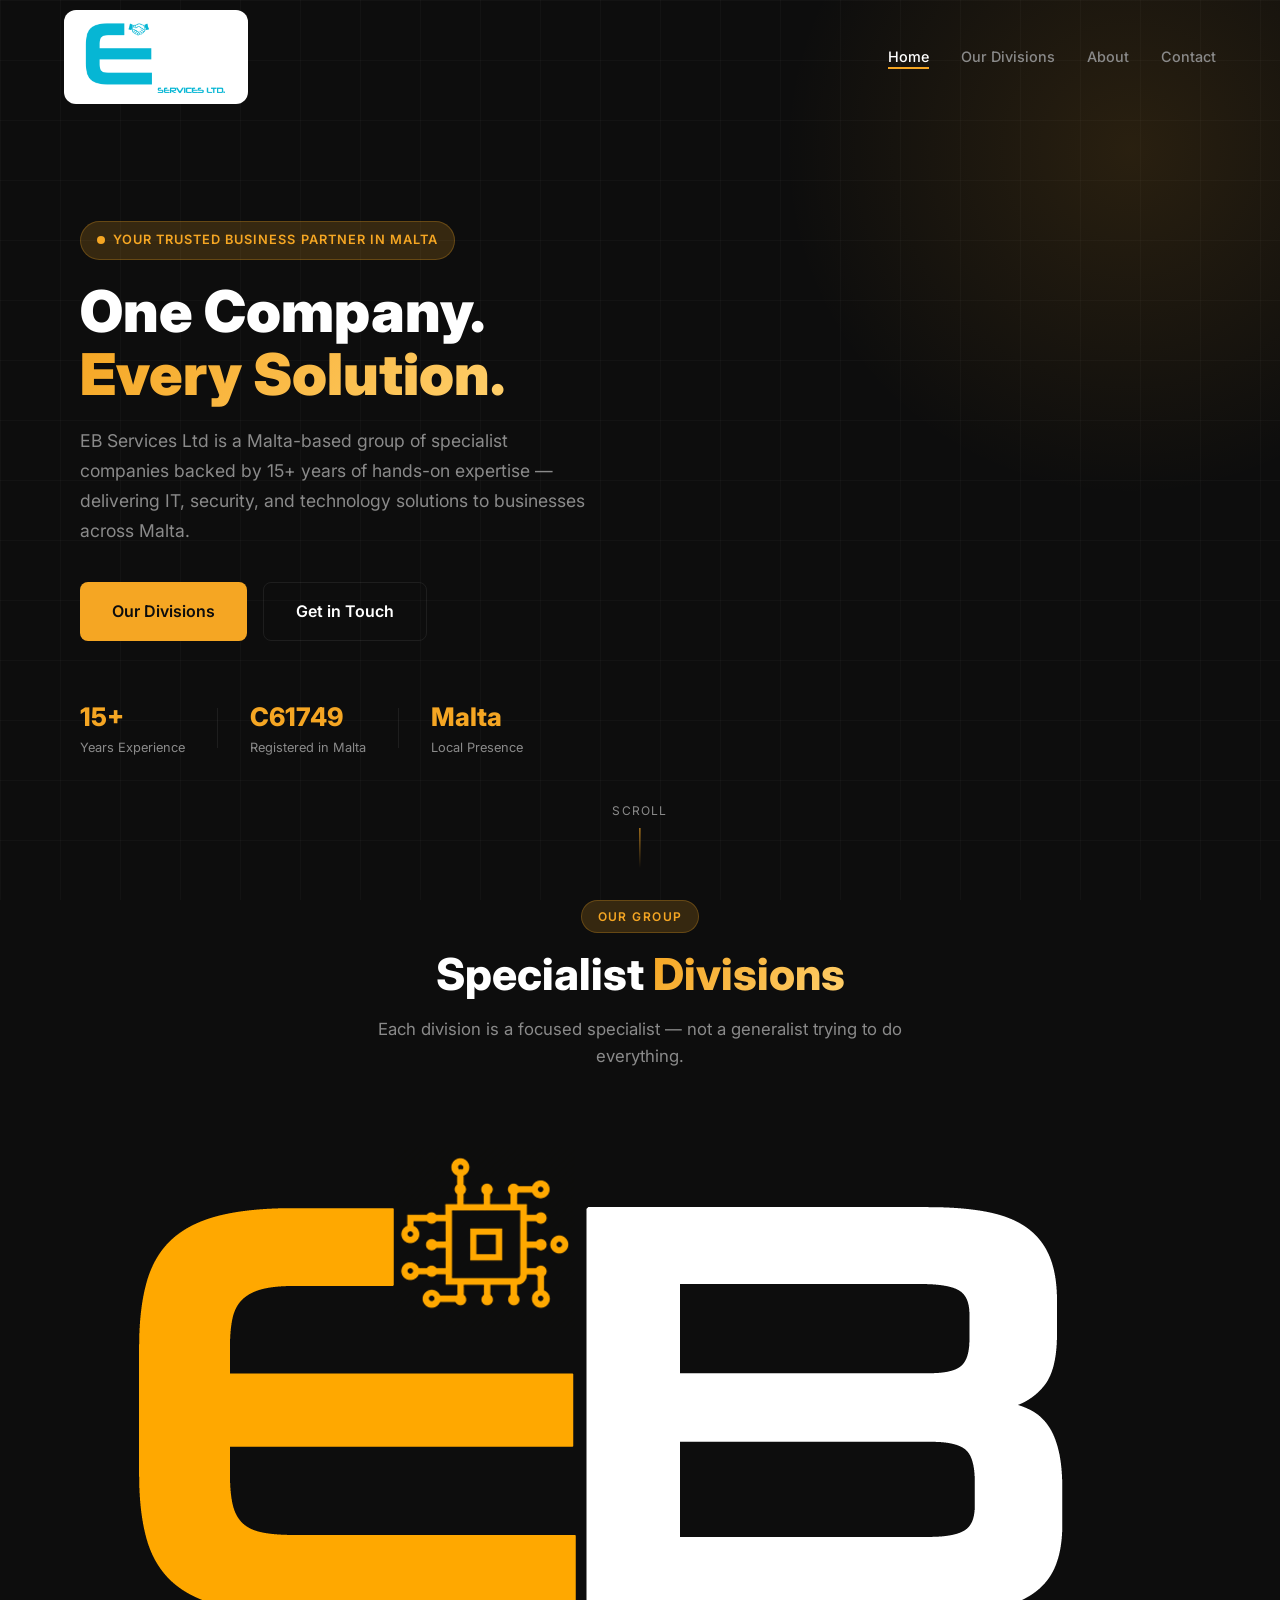
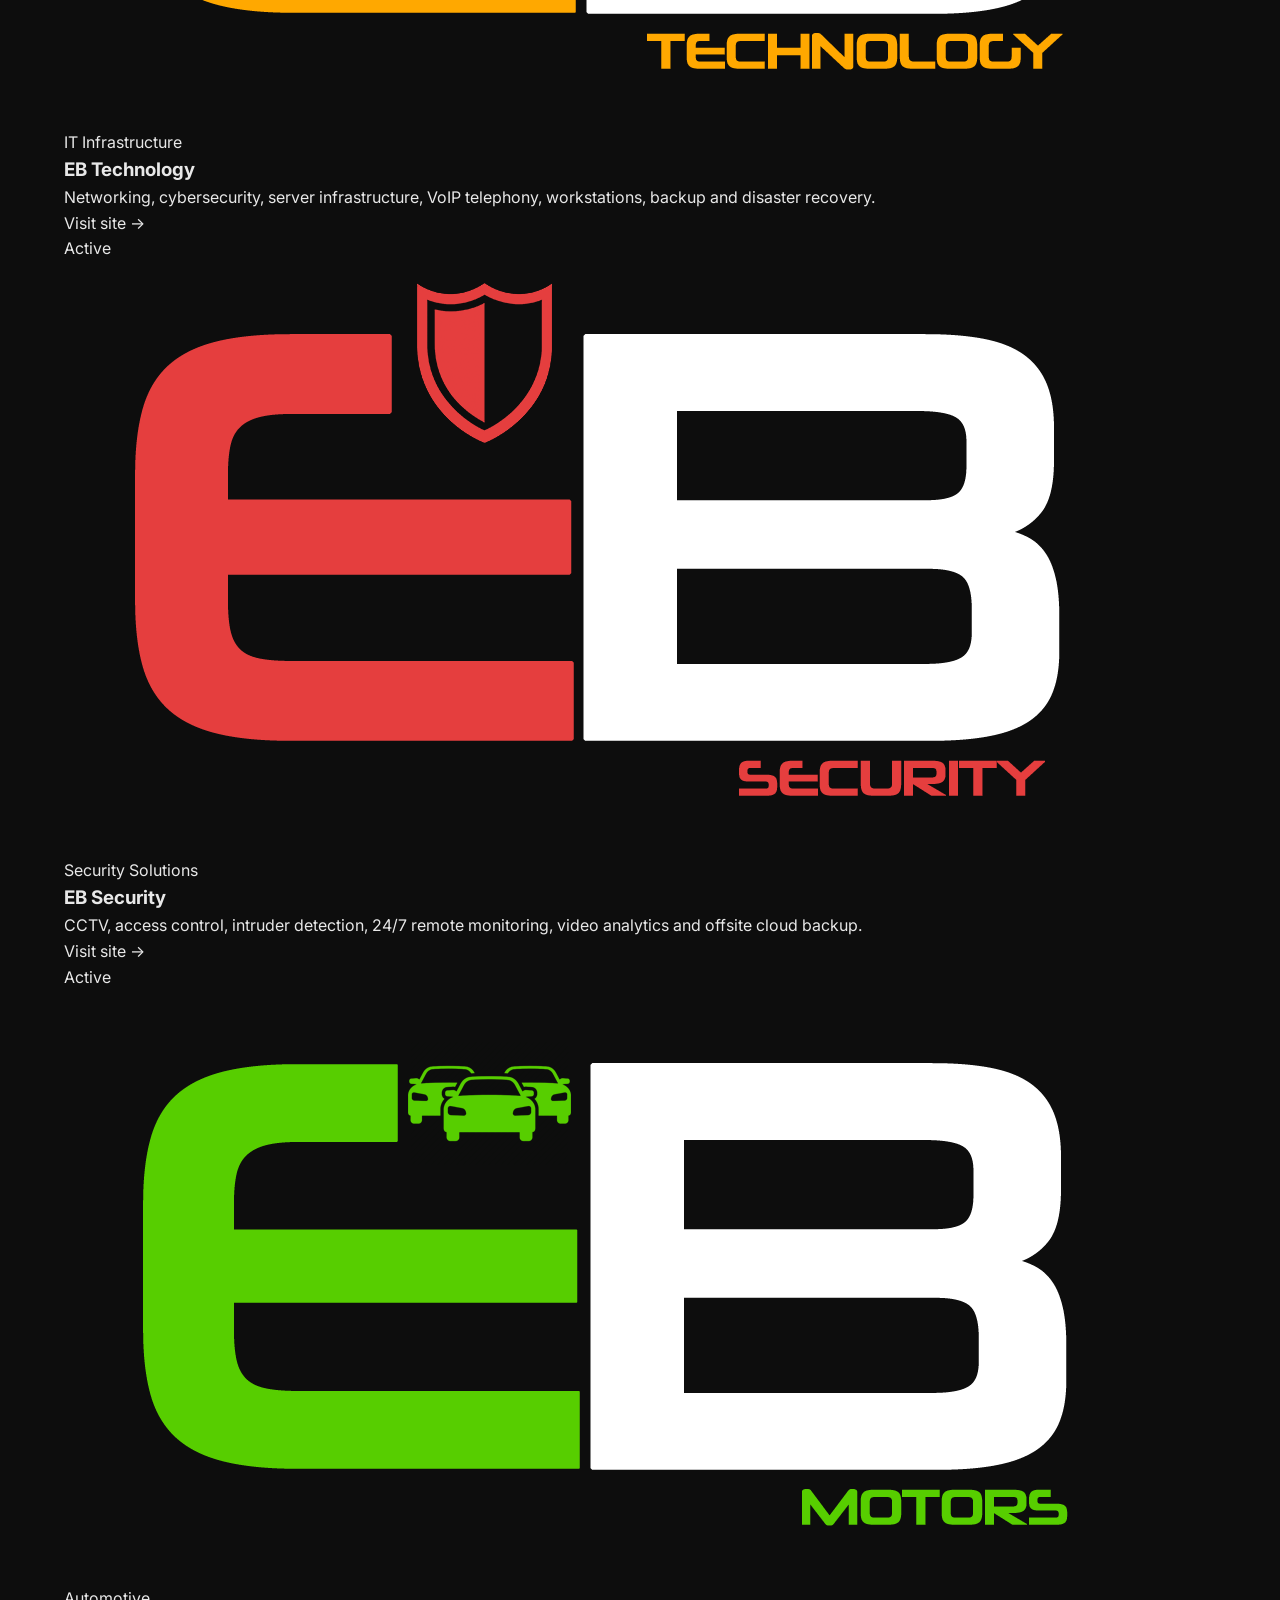
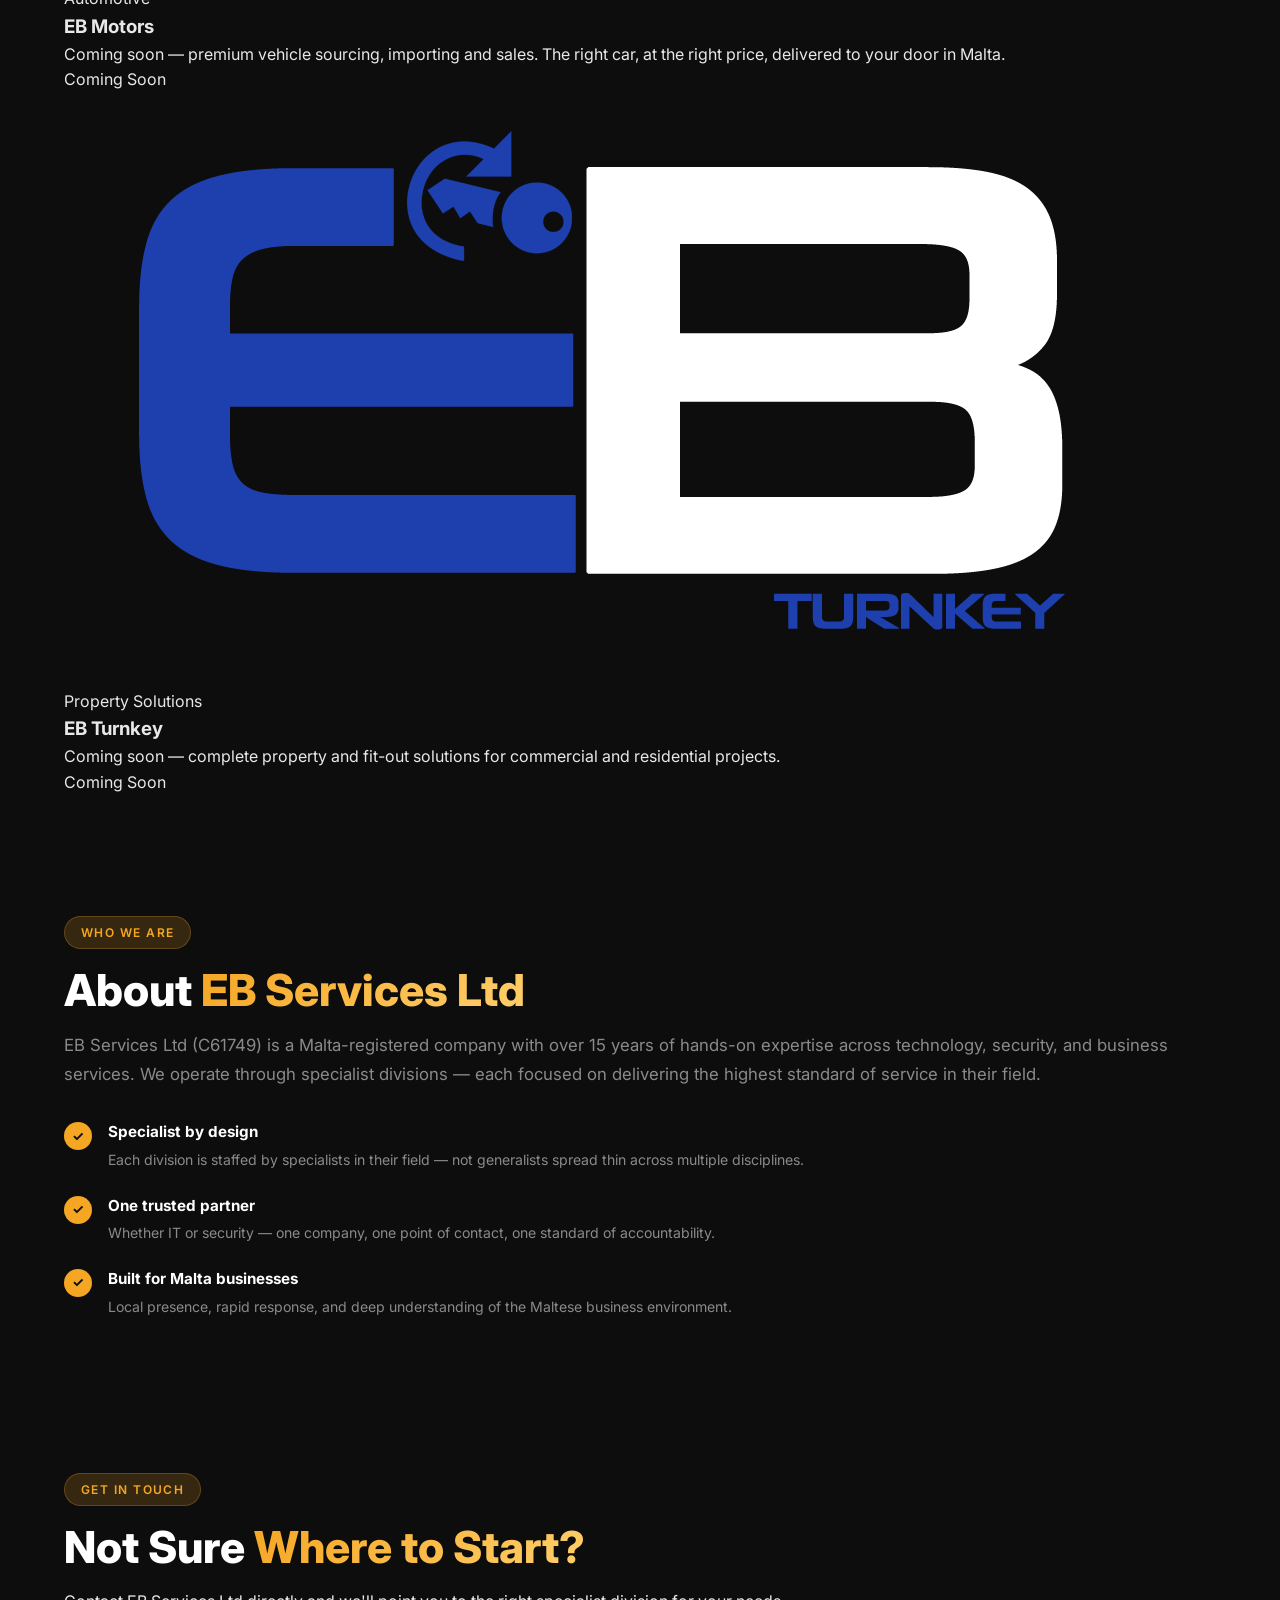
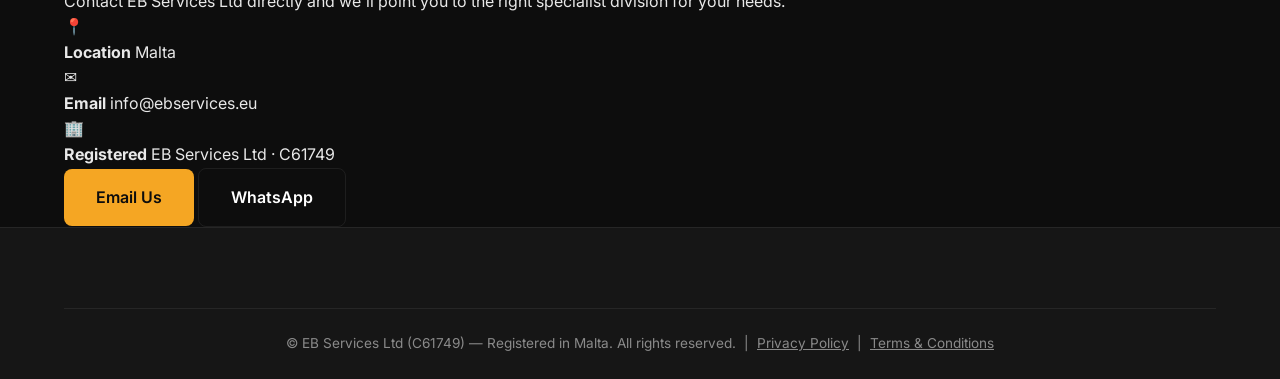
<file: index.html>
<!DOCTYPE html>
<html lang="en">
<head>
  <meta charset="UTF-8" />
  <meta name="viewport" content="width=device-width, initial-scale=1.0" />
  <meta name="description" content="EB Services Ltd – A Malta-based group of specialist companies covering IT, security, telecommunications and more." />
  <meta property="og:title" content="EB Services Ltd – Malta" />
  <meta property="og:description" content="One company. Every solution. Specialist divisions serving businesses across Malta." />
  <title>EB Services Ltd – Malta</title>
  <link rel="icon" type="image/png" sizes="96x96" href="favicon-96x96.png" />
  <link rel="icon" type="image/svg+xml" href="favicon.svg" />
  <link rel="shortcut icon" href="favicon.ico" />
  <link rel="apple-touch-icon" sizes="180x180" href="apple-touch-icon.png" />
  <link rel="manifest" href="site.webmanifest" />
  <link rel="stylesheet" href="css/style.css" />
  <link rel="preconnect" href="https://fonts.googleapis.com" />
  <link rel="preconnect" href="https://fonts.gstatic.com" crossorigin />
  <link href="https://fonts.googleapis.com/css2?family=Inter:wght@300;400;500;600;700;800;900&display=swap" rel="stylesheet" />
</head>
<body>

  <!-- ===== NAVBAR ===== -->
  <nav class="navbar" id="navbar">
    <div class="nav-container">
      <a href="#home" class="nav-logo">
        <img src="assets/images/hub-logolight.png" alt="EB Services Ltd" />
      </a>
      <ul class="nav-links" id="nav-links">
        <li><a href="#home"      class="nav-link active">Home</a></li>
        <li><a href="#divisions" class="nav-link">Our Divisions</a></li>
        <li><a href="#about"     class="nav-link">About</a></li>
        <li><a href="#contact"   class="nav-link">Contact</a></li>
      </ul>
      <button class="hamburger" id="hamburger" aria-label="Toggle menu">
        <span></span><span></span><span></span>
      </button>
    </div>
  </nav>

  <!-- ===== HERO ===== -->
  <section class="hero" id="home">
    <div class="hero-bg">
      <div class="grid-overlay"></div>
      <div class="hero-glow"></div>
    </div>
    <div class="container">
      <div class="hero-content">
        <div class="hero-badge">
          <span class="badge-dot"></span>
          Your Trusted Business Partner in Malta
        </div>
        <h1 class="hero-title">
          One Company.<br />
          <span class="text-gradient">Every Solution.</span>
        </h1>
        <p class="hero-sub">
          EB Services Ltd is a Malta-based group of specialist companies backed by 15+ years of hands-on expertise — delivering IT, security, and technology solutions to businesses across Malta.
        </p>
        <div class="hero-actions">
          <a href="#divisions" class="btn btn-primary btn-lg">Our Divisions</a>
          <a href="#contact"   class="btn btn-outline btn-lg">Get in Touch</a>
        </div>
        <div class="hero-stats">
          <div class="stat">
            <span class="stat-number">15+</span>
            <span class="stat-label">Years Experience</span>
          </div>
          <div class="stat-divider"></div>
          <div class="stat">
            <span class="stat-number">C61749</span>
            <span class="stat-label">Registered in Malta</span>
          </div>
          <div class="stat-divider"></div>
          <div class="stat">
            <span class="stat-number">Malta</span>
            <span class="stat-label">Local Presence</span>
          </div>
        </div>
      </div>
    </div>
    <div class="scroll-indicator">
      <span>Scroll</span>
      <div class="scroll-line"></div>
    </div>
  </section>

  <!-- ===== DIVISIONS ===== -->
  <section class="divisions" id="divisions">
    <div class="container">
      <div class="section-header">
        <div class="section-badge">Our Group</div>
        <h2 class="section-title">Specialist <span class="text-gradient">Divisions</span></h2>
        <p class="section-sub">Each division is a focused specialist — not a generalist trying to do everything.</p>
      </div>
      <div class="divisions-grid">

        <a href="/it/" class="division-card tech-card-div">
          <div class="div-accent"></div>
          <div class="div-logo-wrap">
            <img src="it/assets/images/logolight.png" alt="EB Technology" />
          </div>
          <div class="div-content">
            <span class="div-label">IT Infrastructure</span>
            <h3>EB Technology</h3>
            <p>Networking, cybersecurity, server infrastructure, VoIP telephony, workstations, backup and disaster recovery.</p>
            <span class="div-link">Visit site →</span>
          </div>
          <div class="div-badge">Active</div>
        </a>

        <a href="/security/" class="division-card security-card-div">
          <div class="div-accent"></div>
          <div class="div-logo-wrap">
            <img src="security/logolight.png" alt="EB Security" />
          </div>
          <div class="div-content">
            <span class="div-label">Security Solutions</span>
            <h3>EB Security</h3>
            <p>CCTV, access control, intruder detection, 24/7 remote monitoring, video analytics and offsite cloud backup.</p>
            <span class="div-link">Visit site →</span>
          </div>
          <div class="div-badge">Active</div>
        </a>

        <div class="division-card motors-card-div coming-soon">
          <div class="div-accent"></div>
          <div class="div-logo-wrap">
            <img src="assets/images/ebmotors-logolight.png" alt="EB Motors" />
          </div>
          <div class="div-content">
            <span class="div-label">Automotive</span>
            <h3>EB Motors</h3>
            <p>Coming soon — premium vehicle sourcing, importing and sales. The right car, at the right price, delivered to your door in Malta.</p>
            <span class="div-link coming">Coming Soon</span>
          </div>
        </div>

        <div class="division-card turnkey-card-div coming-soon">
          <div class="div-accent"></div>
          <div class="div-logo-wrap">
            <img src="assets/images/ebturnkey-logo-light.png" alt="EB Turnkey" />
          </div>
          <div class="div-content">
            <span class="div-label">Property Solutions</span>
            <h3>EB Turnkey</h3>
            <p>Coming soon — complete property and fit-out solutions for commercial and residential projects.</p>
            <span class="div-link coming">Coming Soon</span>
          </div>
        </div>

      </div>
    </div>
  </section>

  <!-- ===== ABOUT ===== -->
  <section class="about" id="about">
    <div class="container">
      <div class="about-inner">
        <div class="section-badge">Who We Are</div>
        <h2 class="section-title">About <span class="text-gradient">EB Services Ltd</span></h2>
        <p class="about-lead">
          EB Services Ltd (C61749) is a Malta-registered company with over 15 years of hands-on expertise across technology, security, and business services. We operate through specialist divisions — each focused on delivering the highest standard of service in their field.
        </p>
        <div class="about-points">
          <div class="ap">
            <div class="ap-icon">✓</div>
            <div>
              <strong>Specialist by design</strong>
              <p>Each division is staffed by specialists in their field — not generalists spread thin across multiple disciplines.</p>
            </div>
          </div>
          <div class="ap">
            <div class="ap-icon">✓</div>
            <div>
              <strong>One trusted partner</strong>
              <p>Whether IT or security — one company, one point of contact, one standard of accountability.</p>
            </div>
          </div>
          <div class="ap">
            <div class="ap-icon">✓</div>
            <div>
              <strong>Built for Malta businesses</strong>
              <p>Local presence, rapid response, and deep understanding of the Maltese business environment.</p>
            </div>
          </div>
        </div>
      </div>
    </div>
  </section>

  <!-- ===== CONTACT ===== -->
  <section class="contact-section" id="contact">
    <div class="container">
      <div class="contact-inner">
        <div class="section-badge">Get In Touch</div>
        <h2 class="section-title">Not Sure <span class="text-gradient">Where to Start?</span></h2>
        <p class="contact-sub">Contact EB Services Ltd directly and we'll point you to the right specialist division for your needs.</p>
        <div class="contact-cards">
          <div class="contact-card">
            <div class="cc-icon">📍</div>
            <strong>Location</strong>
            <span>Malta</span>
          </div>
          <div class="contact-card">
            <div class="cc-icon">✉️</div>
            <strong>Email</strong>
            <span>info@ebservices.eu</span>
          </div>
          <div class="contact-card">
            <div class="cc-icon">🏢</div>
            <strong>Registered</strong>
            <span>EB Services Ltd · C61749</span>
          </div>
        </div>
        <div class="contact-actions">
          <a href="mailto:info@ebservices.eu" class="btn btn-primary btn-lg">Email Us</a>
          <a href="https://wa.me/35699174146" class="btn btn-outline btn-lg" target="_blank">WhatsApp</a>
        </div>
      </div>
    </div>
  </section>

  <!-- ===== FOOTER ===== -->
  <footer class="footer">
    <div class="container">
      <div class="footer-bottom">
        <p>&copy; <span id="year"></span> EB Services Ltd (C61749) — Registered in Malta. All rights reserved. &nbsp;|&nbsp; <a href="privacy.html" style="color:var(--text-muted);text-decoration:underline;">Privacy Policy</a> &nbsp;|&nbsp; <a href="terms.html" style="color:var(--text-muted);text-decoration:underline;">Terms &amp; Conditions</a></p>
      </div>
    </div>
  </footer>

  <script src="js/main.js"></script>
</body>
</html>
</file>
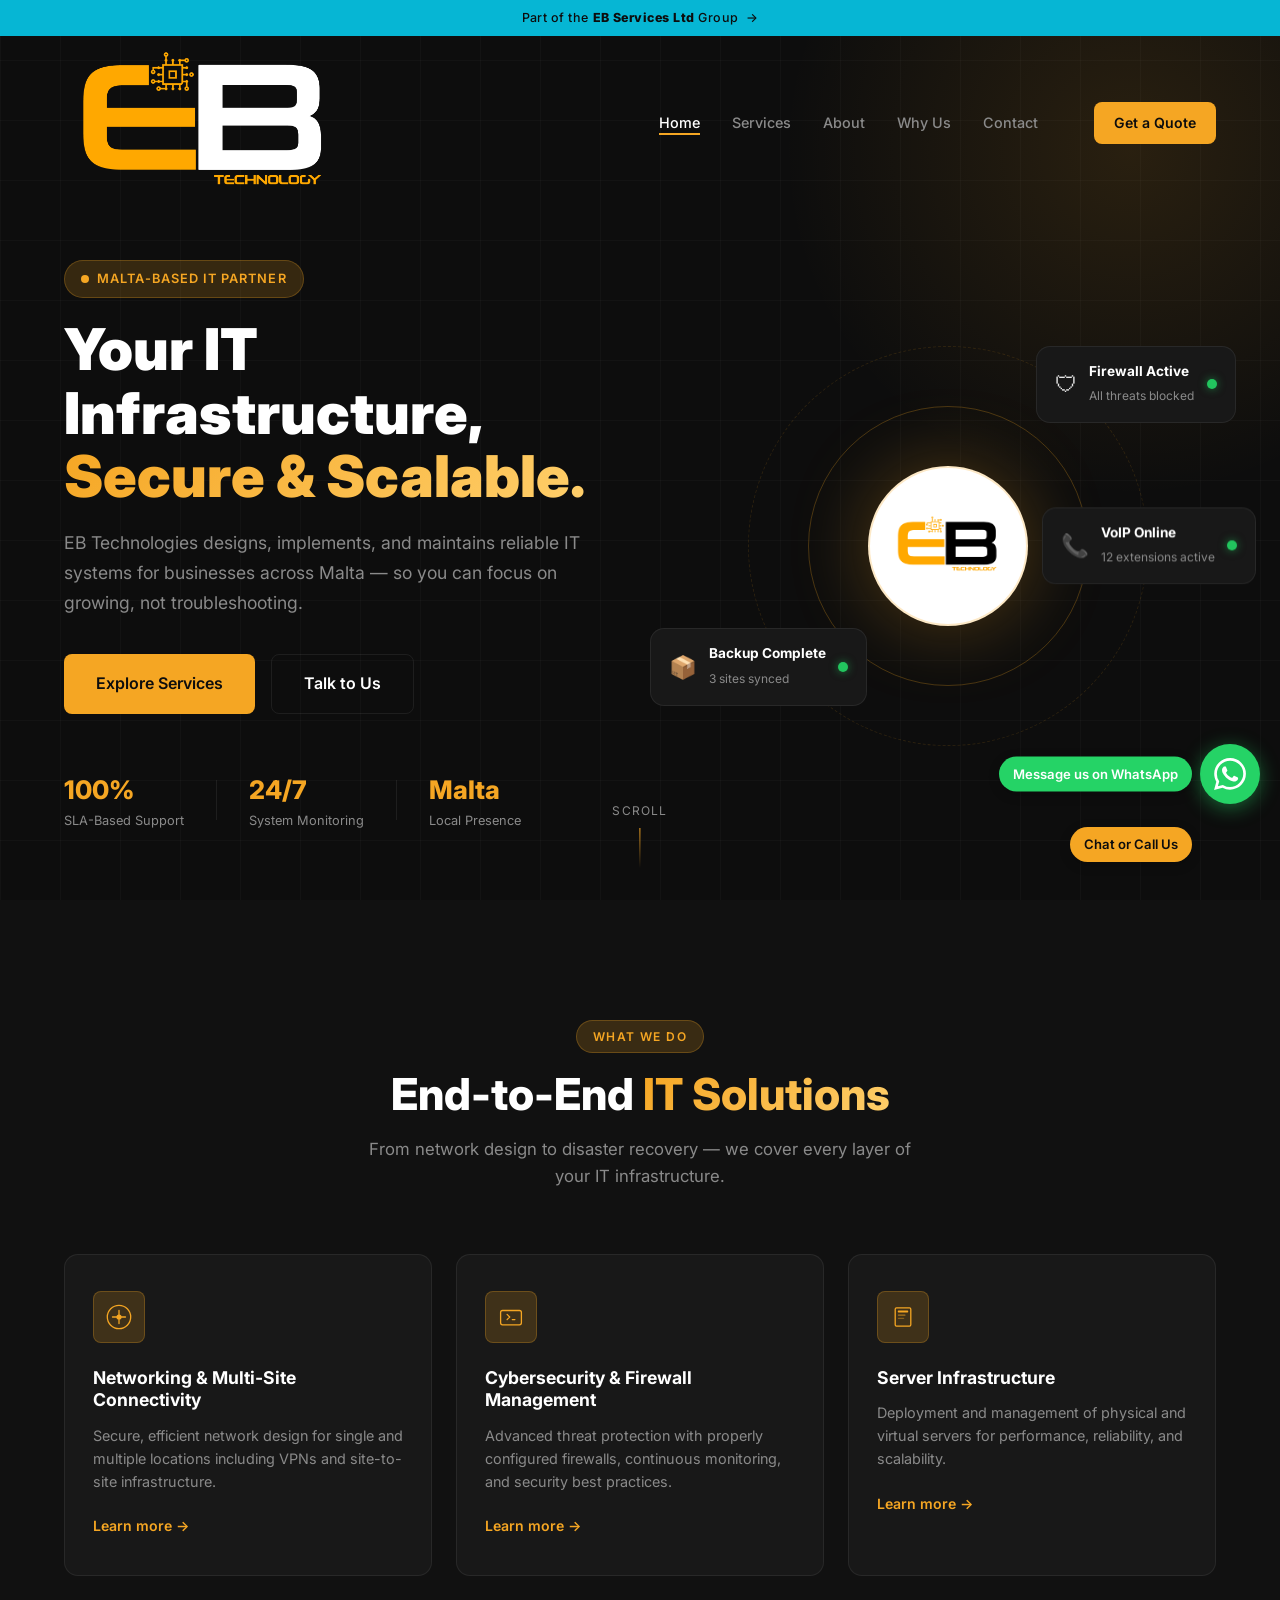
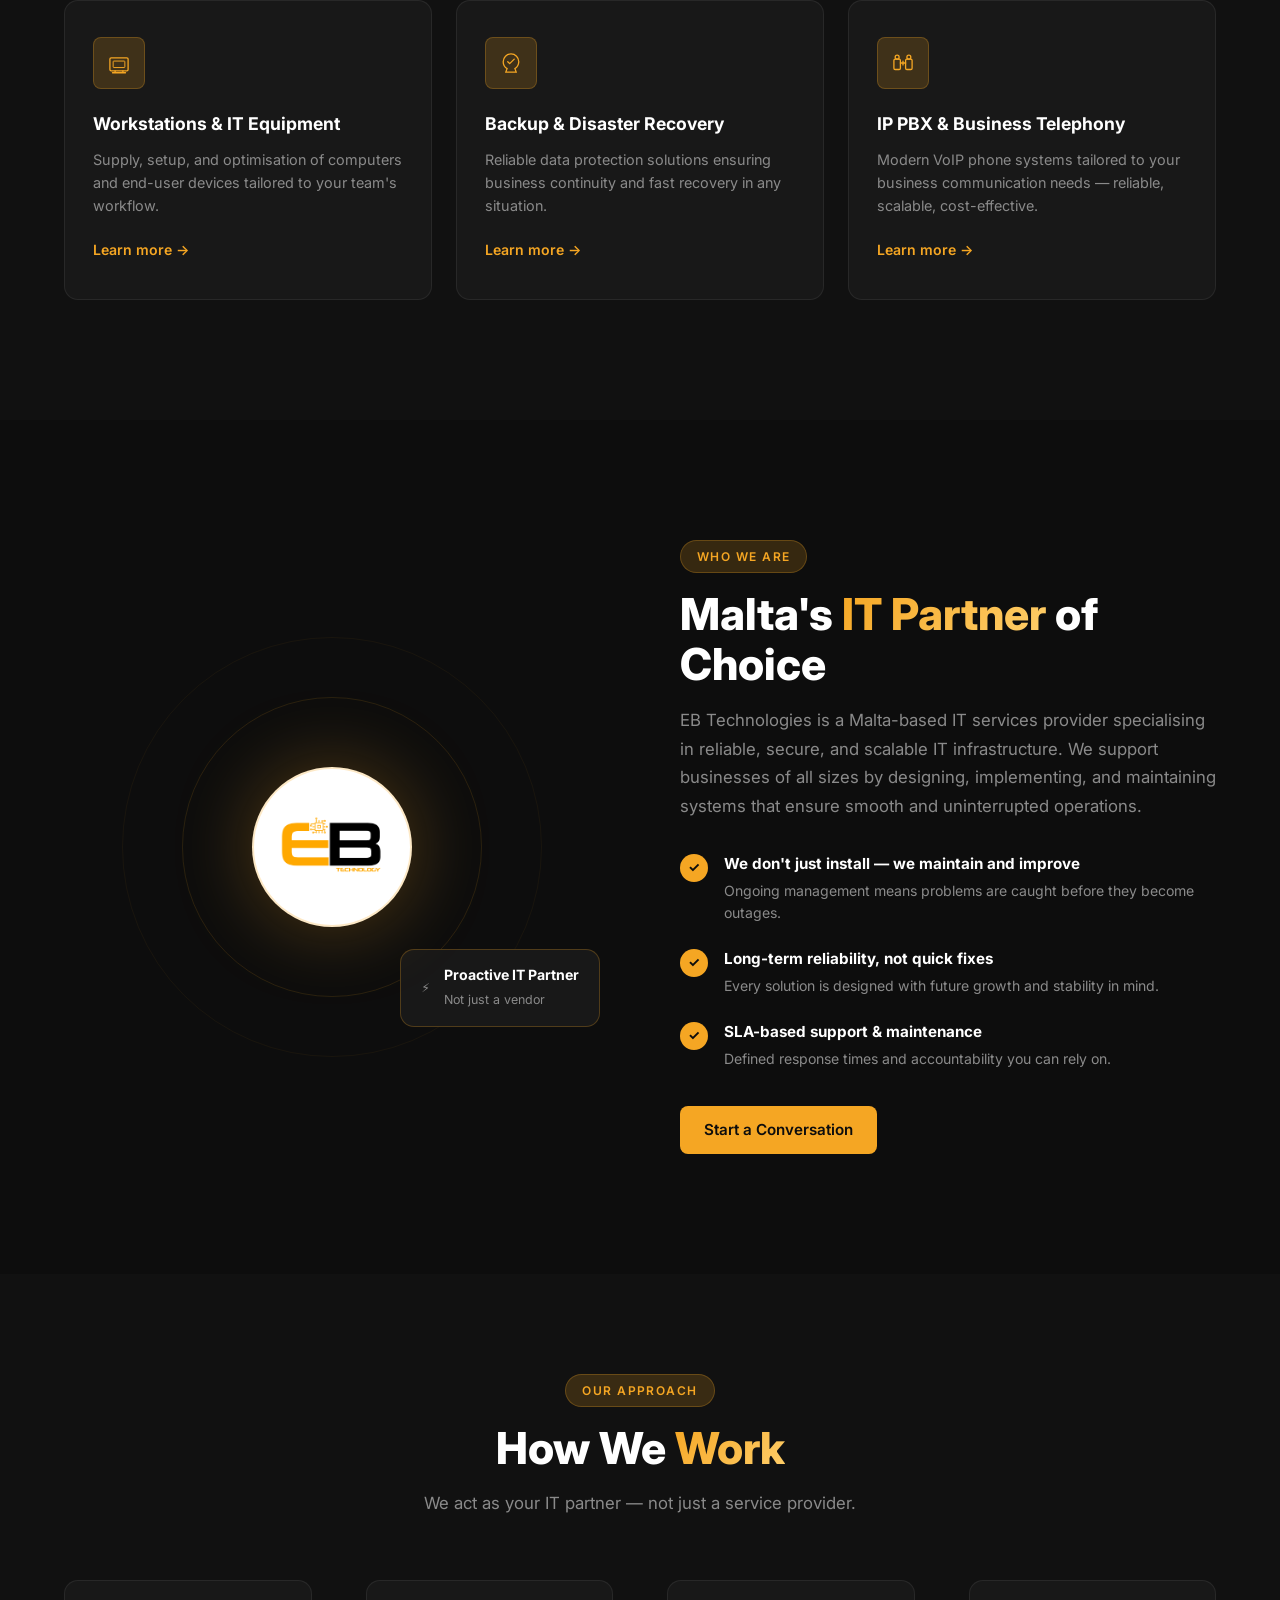
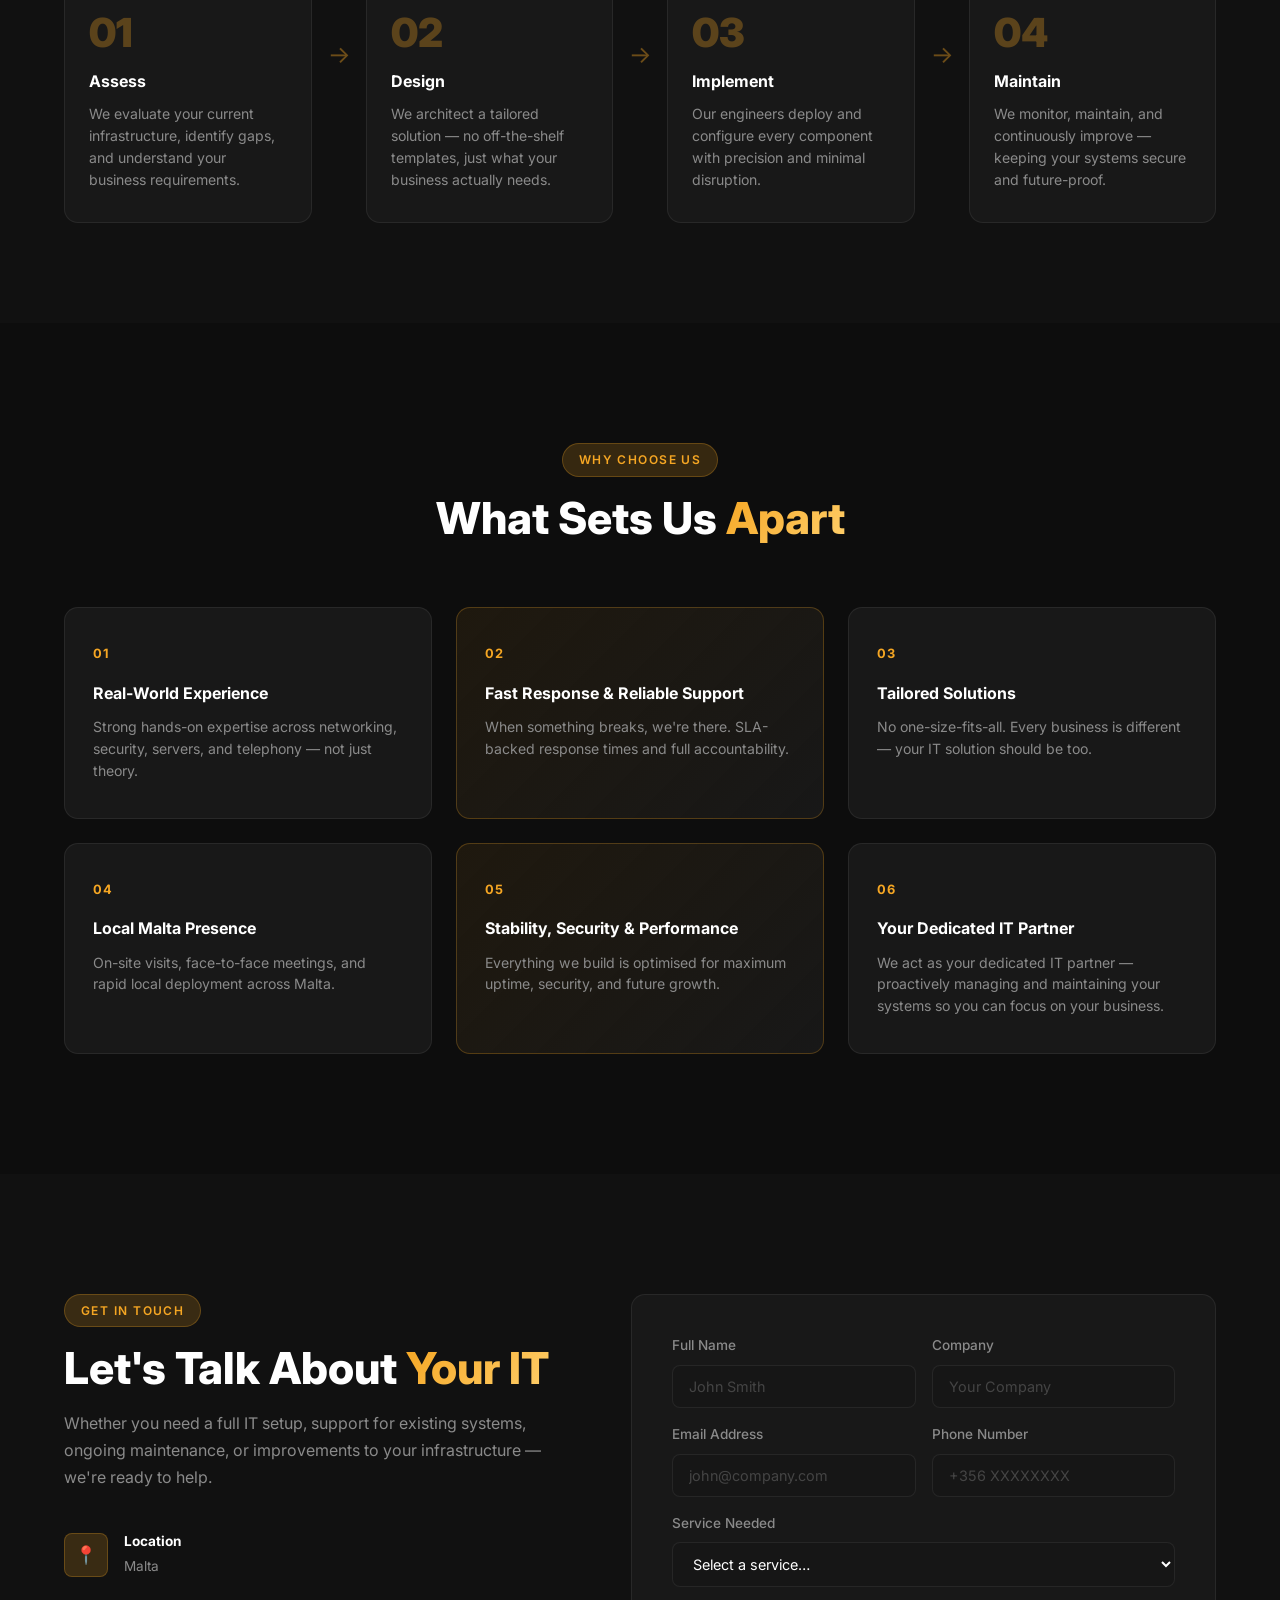
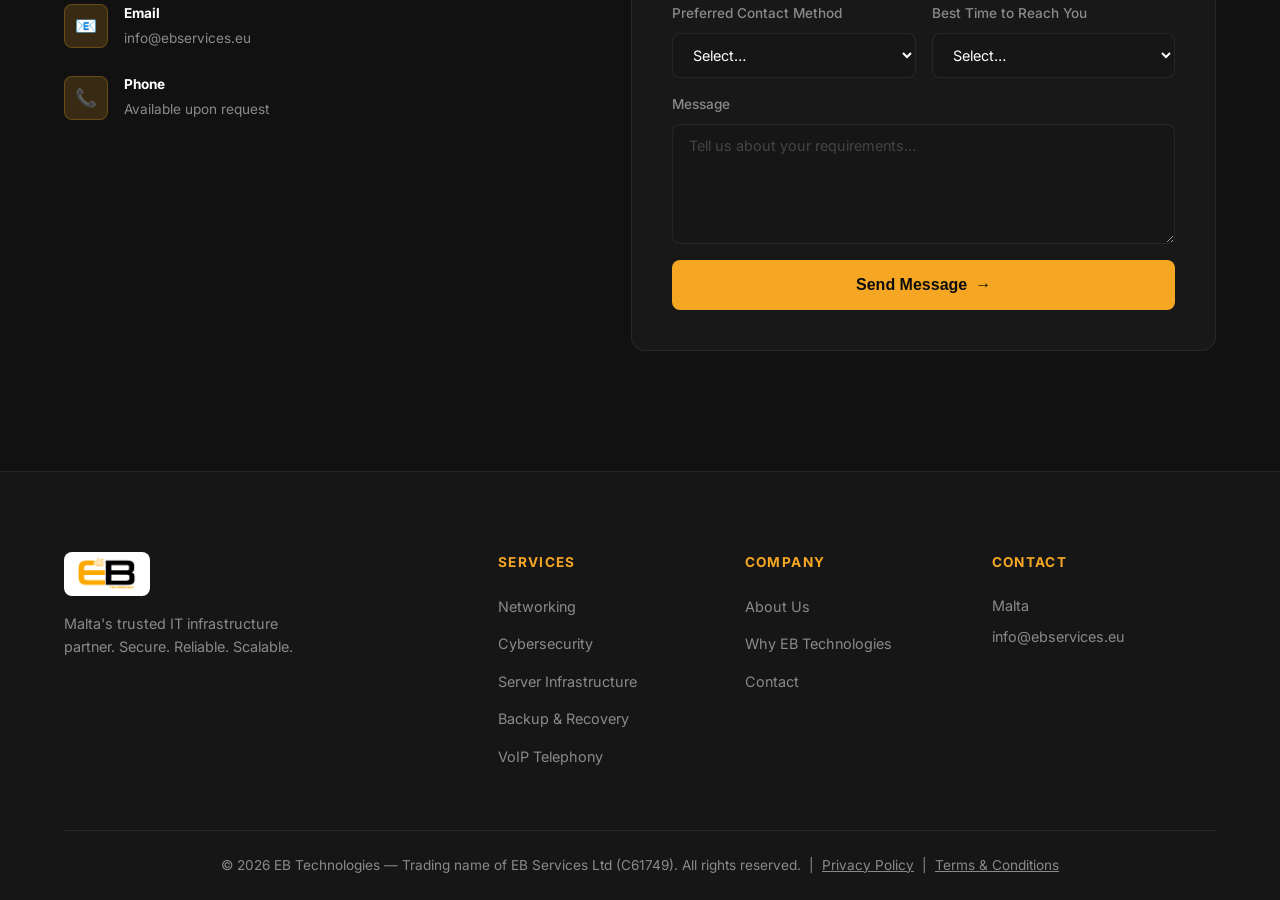
<file: it/index.html>
<!DOCTYPE html>
<html lang="en">
<head>
  <meta charset="UTF-8" />
  <meta name="viewport" content="width=device-width, initial-scale=1.0" />
  <meta name="description" content="EB Technologies – Malta-based IT services provider specialising in networking, cybersecurity, server infrastructure, VoIP, and disaster recovery." />
  <meta name="keywords" content="IT services Malta, cybersecurity Malta, networking Malta, VoIP Malta, server infrastructure" />
  <meta property="og:title" content="EB Technologies – IT Solutions Malta" />
  <meta property="og:description" content="Reliable, secure, and scalable IT infrastructure solutions for businesses across Malta." />
  <meta property="og:image" content="assets/images/logo.png" />
  <title>EB Technologies – IT Solutions Malta</title>
  <link rel="icon" type="image/png" sizes="96x96" href="favicon-96x96.png" />
  <link rel="icon" type="image/svg+xml" href="favicon.svg" />
  <link rel="shortcut icon" href="favicon.ico" />
  <link rel="apple-touch-icon" sizes="180x180" href="apple-touch-icon.png" />
  <link rel="manifest" href="site.webmanifest" />
  <link rel="stylesheet" href="css/style.css" />
  <link rel="preconnect" href="https://fonts.googleapis.com" />
  <link rel="preconnect" href="https://fonts.gstatic.com" crossorigin />
  <link href="https://fonts.googleapis.com/css2?family=Inter:wght@300;400;500;600;700;800;900&display=swap" rel="stylesheet" />
</head>
<body>

  <!-- ===== TOP BAR ===== -->
  <div class="top-bar">
    <a href="/" class="top-bar-link">
      Part of the <strong>EB Services Ltd</strong> Group &nbsp;→
    </a>
  </div>

  <!-- ===== NAVBAR ===== -->
  <nav class="navbar" id="navbar">
    <div class="nav-container">
      <a href="#home" class="nav-logo">
        <img src="assets/images/logolight.png" alt="EB Technologies Logo" />
      </a>
      <ul class="nav-links" id="nav-links">
        <li><a href="#home" class="nav-link active">Home</a></li>
        <li><a href="#services" class="nav-link">Services</a></li>
        <li><a href="#about" class="nav-link">About</a></li>
        <li><a href="#why-us" class="nav-link">Why Us</a></li>
        <li><a href="#contact" class="nav-link">Contact</a></li>
      </ul>
      <a href="#contact" class="btn btn-primary nav-cta">Get a Quote</a>
      <button class="hamburger" id="hamburger" aria-label="Toggle menu">
        <span></span><span></span><span></span>
      </button>
    </div>
  </nav>

  <!-- ===== HERO ===== -->
  <section class="hero" id="home">
    <div class="hero-bg">
      <div class="grid-overlay"></div>
      <div class="hero-glow"></div>
    </div>
    <div class="container">
      <div class="hero-content">
        <div class="hero-badge">
          <span class="badge-dot"></span>
          Malta-Based IT Partner
        </div>
        <h1 class="hero-title">
          Your IT Infrastructure,<br />
          <span class="text-gradient">Secure &amp; Scalable.</span>
        </h1>
        <p class="hero-sub">
          EB Technologies designs, implements, and maintains reliable IT systems
          for businesses across Malta — so you can focus on growing, not troubleshooting.
        </p>
        <div class="hero-actions">
          <a href="#services" class="btn btn-primary btn-lg">Explore Services</a>
          <a href="#contact" class="btn btn-outline btn-lg">Talk to Us</a>
        </div>
        <div class="hero-stats">
          <div class="stat">
            <span class="stat-number">100%</span>
            <span class="stat-label">SLA-Based Support</span>
          </div>
          <div class="stat-divider"></div>
          <div class="stat">
            <span class="stat-number">24/7</span>
            <span class="stat-label">System Monitoring</span>
          </div>
          <div class="stat-divider"></div>
          <div class="stat">
            <span class="stat-number">Malta</span>
            <span class="stat-label">Local Presence</span>
          </div>
        </div>
      </div>
      <div class="hero-visual">
        <div class="tech-card card-1">
          <div class="tc-icon">&#128737;</div>
          <div class="tc-text">
            <strong>Firewall Active</strong>
            <span>All threats blocked</span>
          </div>
          <div class="tc-status green"></div>
        </div>
        <div class="tech-card card-2">
          <div class="tc-icon">&#128230;</div>
          <div class="tc-text">
            <strong>Backup Complete</strong>
            <span>3 sites synced</span>
          </div>
          <div class="tc-status green"></div>
        </div>
        <div class="tech-card card-3">
          <div class="tc-icon">&#128222;</div>
          <div class="tc-text">
            <strong>VoIP Online</strong>
            <span>12 extensions active</span>
          </div>
          <div class="tc-status green"></div>
        </div>
        <div class="orbit-ring ring-1"></div>
        <div class="orbit-ring ring-2"></div>
        <div class="center-logo">
          <img src="assets/images/logo.png" alt="EB Technologies" />
        </div>
      </div>
    </div>
    <div class="scroll-indicator">
      <span>Scroll</span>
      <div class="scroll-line"></div>
    </div>
  </section>

  <!-- ===== SERVICES ===== -->
  <section class="services" id="services">
    <div class="container">
      <div class="section-header">
        <div class="section-badge">What We Do</div>
        <h2 class="section-title">End-to-End <span class="text-gradient">IT Solutions</span></h2>
        <p class="section-sub">From network design to disaster recovery — we cover every layer of your IT infrastructure.</p>
      </div>
      <div class="services-grid">

        <div class="service-card" data-delay="0">
          <div class="sc-icon-wrap">
            <div class="sc-icon">
              <svg viewBox="0 0 40 40" fill="none"><circle cx="20" cy="20" r="18" stroke="currentColor" stroke-width="2"/><path d="M10 20h20M20 10v20" stroke="currentColor" stroke-width="2" stroke-linecap="round"/><circle cx="20" cy="20" r="4" fill="currentColor"/></svg>
            </div>
          </div>
          <h3>Networking &amp; Multi-Site Connectivity</h3>
          <p>Secure, efficient network design for single and multiple locations including VPNs and site-to-site infrastructure.</p>
          <a href="#contact" class="sc-link">Learn more →</a>
        </div>

        <div class="service-card" data-delay="100">
          <div class="sc-icon-wrap">
            <div class="sc-icon">
              <svg viewBox="0 0 40 40" fill="none"><rect x="4" y="10" width="32" height="22" rx="3" stroke="currentColor" stroke-width="2"/><path d="M14 16l4 4-4 4M22 24h4" stroke="currentColor" stroke-width="2" stroke-linecap="round" stroke-linejoin="round"/></svg>
            </div>
          </div>
          <h3>Cybersecurity &amp; Firewall Management</h3>
          <p>Advanced threat protection with properly configured firewalls, continuous monitoring, and security best practices.</p>
          <a href="#contact" class="sc-link">Learn more →</a>
        </div>

        <div class="service-card" data-delay="200">
          <div class="sc-icon-wrap">
            <div class="sc-icon">
              <svg viewBox="0 0 40 40" fill="none"><rect x="8" y="6" width="24" height="28" rx="2" stroke="currentColor" stroke-width="2"/><rect x="12" y="10" width="16" height="3" rx="1" fill="currentColor"/><rect x="12" y="16" width="12" height="2" rx="1" fill="currentColor" opacity=".6"/><rect x="12" y="21" width="10" height="2" rx="1" fill="currentColor" opacity=".4"/></svg>
            </div>
          </div>
          <h3>Server Infrastructure</h3>
          <p>Deployment and management of physical and virtual servers for performance, reliability, and scalability.</p>
          <a href="#contact" class="sc-link">Learn more →</a>
        </div>

        <div class="service-card" data-delay="300">
          <div class="sc-icon-wrap">
            <div class="sc-icon">
              <svg viewBox="0 0 40 40" fill="none"><rect x="6" y="12" width="28" height="20" rx="2" stroke="currentColor" stroke-width="2"/><path d="M14 32v3M26 32v3M10 35h20" stroke="currentColor" stroke-width="2" stroke-linecap="round"/><rect x="11" y="17" width="18" height="10" rx="1" stroke="currentColor" stroke-width="1.5"/></svg>
            </div>
          </div>
          <h3>Workstations &amp; IT Equipment</h3>
          <p>Supply, setup, and optimisation of computers and end-user devices tailored to your team's workflow.</p>
          <a href="#contact" class="sc-link">Learn more →</a>
        </div>

        <div class="service-card" data-delay="400">
          <div class="sc-icon-wrap">
            <div class="sc-icon">
              <svg viewBox="0 0 40 40" fill="none"><path d="M20 6C13.37 6 8 11.37 8 18c0 4.5 2.4 8.44 5.98 10.62L12 34h16l-1.98-5.38A13.94 13.94 0 0032 18c0-6.63-5.37-12-12-12z" stroke="currentColor" stroke-width="2"/><path d="M15 18l3 3 7-7" stroke="currentColor" stroke-width="2" stroke-linecap="round" stroke-linejoin="round"/></svg>
            </div>
          </div>
          <h3>Backup &amp; Disaster Recovery</h3>
          <p>Reliable data protection solutions ensuring business continuity and fast recovery in any situation.</p>
          <a href="#contact" class="sc-link">Learn more →</a>
        </div>

        <div class="service-card" data-delay="500">
          <div class="sc-icon-wrap">
            <div class="sc-icon">
              <svg viewBox="0 0 40 40" fill="none"><rect x="6" y="14" width="10" height="16" rx="2" stroke="currentColor" stroke-width="2"/><rect x="24" y="14" width="10" height="16" rx="2" stroke="currentColor" stroke-width="2"/><path d="M16 20h8M20 17v6" stroke="currentColor" stroke-width="2" stroke-linecap="round"/><circle cx="11" cy="11" r="3" stroke="currentColor" stroke-width="2"/><circle cx="29" cy="11" r="3" stroke="currentColor" stroke-width="2"/></svg>
            </div>
          </div>
          <h3>IP PBX &amp; Business Telephony</h3>
          <p>Modern VoIP phone systems tailored to your business communication needs — reliable, scalable, cost-effective.</p>
          <a href="#contact" class="sc-link">Learn more →</a>
        </div>

      </div>
    </div>
  </section>

  <!-- ===== ABOUT ===== -->
  <section class="about" id="about">
    <div class="container">
      <div class="about-grid">
        <div class="about-visual">
          <div class="about-ring r1"></div>
          <div class="about-ring r2"></div>
          <div class="about-image-wrap">
            <img src="assets/images/logo.png" alt="EB Technologies" class="about-logo" />
          </div>
          <div class="about-badge-float">
            <span class="abf-icon">&#9889;</span>
            <div>
              <strong>Proactive IT Partner</strong>
              <span>Not just a vendor</span>
            </div>
          </div>
        </div>
        <div class="about-content">
          <div class="section-badge">Who We Are</div>
          <h2 class="section-title">Malta's <span class="text-gradient">IT Partner</span> of Choice</h2>
          <p class="about-lead">
            EB Technologies is a Malta-based IT services provider specialising in reliable, secure, and scalable IT infrastructure. We support businesses of all sizes by designing, implementing, and maintaining systems that ensure smooth and uninterrupted operations.
          </p>
          <div class="about-points">
            <div class="ap">
              <div class="ap-icon">&#10003;</div>
              <div>
                <strong>We don't just install — we maintain and improve</strong>
                <p>Ongoing management means problems are caught before they become outages.</p>
              </div>
            </div>
            <div class="ap">
              <div class="ap-icon">&#10003;</div>
              <div>
                <strong>Long-term reliability, not quick fixes</strong>
                <p>Every solution is designed with future growth and stability in mind.</p>
              </div>
            </div>
            <div class="ap">
              <div class="ap-icon">&#10003;</div>
              <div>
                <strong>SLA-based support &amp; maintenance</strong>
                <p>Defined response times and accountability you can rely on.</p>
              </div>
            </div>
          </div>
          <a href="#contact" class="btn btn-primary">Start a Conversation</a>
        </div>
      </div>
    </div>
  </section>

  <!-- ===== HOW WE WORK ===== -->
  <section class="how-we-work">
    <div class="container">
      <div class="section-header">
        <div class="section-badge">Our Approach</div>
        <h2 class="section-title">How We <span class="text-gradient">Work</span></h2>
        <p class="section-sub">We act as your IT partner — not just a service provider.</p>
      </div>
      <div class="process-steps">
        <div class="process-step">
          <div class="ps-number">01</div>
          <div class="ps-content">
            <h3>Assess</h3>
            <p>We evaluate your current infrastructure, identify gaps, and understand your business requirements.</p>
          </div>
        </div>
        <div class="process-arrow">→</div>
        <div class="process-step">
          <div class="ps-number">02</div>
          <div class="ps-content">
            <h3>Design</h3>
            <p>We architect a tailored solution — no off-the-shelf templates, just what your business actually needs.</p>
          </div>
        </div>
        <div class="process-arrow">→</div>
        <div class="process-step">
          <div class="ps-number">03</div>
          <div class="ps-content">
            <h3>Implement</h3>
            <p>Our engineers deploy and configure every component with precision and minimal disruption.</p>
          </div>
        </div>
        <div class="process-arrow">→</div>
        <div class="process-step">
          <div class="ps-number">04</div>
          <div class="ps-content">
            <h3>Maintain</h3>
            <p>We monitor, maintain, and continuously improve — keeping your systems secure and future-proof.</p>
          </div>
        </div>
      </div>
    </div>
  </section>

  <!-- ===== WHY US ===== -->
  <section class="why-us" id="why-us">
    <div class="container">
      <div class="section-header">
        <div class="section-badge">Why Choose Us</div>
        <h2 class="section-title">What Sets Us <span class="text-gradient">Apart</span></h2>
      </div>
      <div class="why-grid">
        <div class="why-card">
          <div class="wc-number">01</div>
          <h3>Real-World Experience</h3>
          <p>Strong hands-on expertise across networking, security, servers, and telephony — not just theory.</p>
        </div>
        <div class="why-card featured">
          <div class="wc-number">02</div>
          <h3>Fast Response &amp; Reliable Support</h3>
          <p>When something breaks, we're there. SLA-backed response times and full accountability.</p>
        </div>
        <div class="why-card">
          <div class="wc-number">03</div>
          <h3>Tailored Solutions</h3>
          <p>No one-size-fits-all. Every business is different — your IT solution should be too.</p>
        </div>
        <div class="why-card">
          <div class="wc-number">04</div>
          <h3>Local Malta Presence</h3>
          <p>On-site visits, face-to-face meetings, and rapid local deployment across Malta.</p>
        </div>
        <div class="why-card featured">
          <div class="wc-number">05</div>
          <h3>Stability, Security &amp; Performance</h3>
          <p>Everything we build is optimised for maximum uptime, security, and future growth.</p>
        </div>
        <div class="why-card">
          <div class="wc-number">06</div>
          <h3>Your Dedicated IT Partner</h3>
          <p>We act as your dedicated IT partner — proactively managing and maintaining your systems so you can focus on your business.</p>
        </div>
      </div>
    </div>
  </section>

  <!-- ===== CONTACT ===== -->
  <section class="contact" id="contact">
    <div class="container">
      <div class="contact-grid">
        <div class="contact-info">
          <div class="section-badge">Get In Touch</div>
          <h2 class="section-title">Let's Talk About <span class="text-gradient">Your IT</span></h2>
          <p>Whether you need a full IT setup, support for existing systems, ongoing maintenance, or improvements to your infrastructure — we're ready to help.</p>
          <div class="contact-details">
            <div class="cd-item">
              <div class="cd-icon">&#128205;</div>
              <div>
                <strong>Location</strong>
                <span>Malta</span>
              </div>
            </div>
            <div class="cd-item">
              <div class="cd-icon">&#128231;</div>
              <div>
                <strong>Email</strong>
                <span>info@ebservices.eu</span>
              </div>
            </div>
            <div class="cd-item">
              <div class="cd-icon">&#128222;</div>
              <div>
                <strong>Phone</strong>
                <span>Available upon request</span>
              </div>
            </div>
          </div>
        </div>
        <div class="contact-form-wrap">
          <form class="contact-form" id="contact-form" novalidate>
            <div class="form-row">
              <div class="form-group">
                <label for="name">Full Name</label>
                <input type="text" id="name" name="name" placeholder="John Smith" required />
              </div>
              <div class="form-group">
                <label for="company">Company</label>
                <input type="text" id="company" name="company" placeholder="Your Company" />
              </div>
            </div>
            <div class="form-row">
              <div class="form-group">
                <label for="email">Email Address</label>
                <input type="email" id="email" name="email" placeholder="john@company.com" required />
              </div>
              <div class="form-group">
                <label for="phone">Phone Number</label>
                <input type="tel" id="phone" name="phone" placeholder="+356 XXXXXXXX" />
              </div>
            </div>
            <div class="form-group">
              <label for="service">Service Needed</label>
              <select id="service" name="service">
                <option value="">Select a service…</option>
                <option>Networking &amp; Multi-Site Connectivity</option>
                <option>Cybersecurity &amp; Firewall Management</option>
                <option>Server Infrastructure</option>
                <option>Workstations &amp; IT Equipment</option>
                <option>Backup &amp; Disaster Recovery</option>
                <option>IP PBX &amp; Business Telephony</option>
                <option>General IT Support</option>
                <option>Other</option>
              </select>
            </div>
            <div class="form-row">
              <div class="form-group">
                <label for="contact-method">Preferred Contact Method</label>
                <select id="contact-method" name="contact_method">
                  <option value="">Select…</option>
                  <option>Email</option>
                  <option>Phone</option>
                  <option>WhatsApp</option>
                </select>
              </div>
              <div class="form-group">
                <label for="best-time">Best Time to Reach You</label>
                <select id="best-time" name="best_time">
                  <option value="">Select…</option>
                  <option>Morning (8am – 12pm)</option>
                  <option>Afternoon (12pm – 5pm)</option>
                  <option>Evening (5pm – 8pm)</option>
                </select>
              </div>
            </div>
            <div class="form-group">
              <label for="message">Message</label>
              <textarea id="message" name="message" rows="4" placeholder="Tell us about your requirements…" required></textarea>
            </div>
            <button type="submit" class="btn btn-primary btn-lg btn-full">
              <span class="btn-text">Send Message</span>
              <span class="btn-icon">&#8594;</span>
            </button>
            <div class="form-success" id="form-success">
              Thanks! We'll be in touch within 24 hours.
            </div>
          </form>
        </div>
      </div>
    </div>
  </section>

  <!-- ===== FOOTER ===== -->
  <footer class="footer">
    <div class="container">
      <div class="footer-grid">
        <div class="footer-brand">
          <img src="assets/images/logo.png" alt="EB Technologies" class="footer-logo" />
          <p>Malta's trusted IT infrastructure partner. Secure. Reliable. Scalable.</p>
        </div>
        <div class="footer-links">
          <h4>Services</h4>
          <ul>
            <li><a href="#services">Networking</a></li>
            <li><a href="#services">Cybersecurity</a></li>
            <li><a href="#services">Server Infrastructure</a></li>
            <li><a href="#services">Backup &amp; Recovery</a></li>
            <li><a href="#services">VoIP Telephony</a></li>
          </ul>
        </div>
        <div class="footer-links">
          <h4>Company</h4>
          <ul>
            <li><a href="#about">About Us</a></li>
            <li><a href="#why-us">Why EB Technologies</a></li>
            <li><a href="#contact">Contact</a></li>
          </ul>
        </div>
        <div class="footer-contact">
          <h4>Contact</h4>
          <p>Malta</p>
          <p>info@ebservices.eu</p>
        </div>
      </div>
      <div class="footer-bottom">
        <p>&copy; <span id="year"></span> EB Technologies — Trading name of EB Services Ltd (C61749). All rights reserved. &nbsp;|&nbsp; <a href="../privacy.html" style="color:var(--text-muted);text-decoration:underline;">Privacy Policy</a> &nbsp;|&nbsp; <a href="../terms.html" style="color:var(--text-muted);text-decoration:underline;">Terms &amp; Conditions</a></p>
      </div>
    </div>
  </footer>

  <!-- WhatsApp Button -->
  <a href="https://wa.me/35699174146?text=Hi%20EB%20Technologies%2C%20I%27d%20like%20to%20enquire%20about%20your%20services."
     class="whatsapp-btn" target="_blank" rel="noopener" aria-label="Message us on WhatsApp">
    <svg xmlns="http://www.w3.org/2000/svg" viewBox="0 0 24 24" fill="white">
      <path d="M17.472 14.382c-.297-.149-1.758-.867-2.03-.967-.273-.099-.471-.148-.67.15-.197.297-.767.966-.94 1.164-.173.199-.347.223-.644.075-.297-.15-1.255-.463-2.39-1.475-.883-.788-1.48-1.761-1.653-2.059-.173-.297-.018-.458.13-.606.134-.133.298-.347.446-.52.149-.174.198-.298.298-.497.099-.198.05-.371-.025-.52-.075-.149-.669-1.612-.916-2.207-.242-.579-.487-.5-.669-.51-.173-.008-.371-.01-.57-.01-.198 0-.52.074-.792.372-.272.297-1.04 1.016-1.04 2.479 0 1.462 1.065 2.875 1.213 3.074.149.198 2.096 3.2 5.077 4.487.709.306 1.262.489 1.694.625.712.227 1.36.195 1.871.118.571-.085 1.758-.719 2.006-1.413.248-.694.248-1.289.173-1.413-.074-.124-.272-.198-.57-.347m-5.421 7.403h-.004a9.87 9.87 0 01-5.031-1.378l-.361-.214-3.741.982.998-3.648-.235-.374a9.86 9.86 0 01-1.51-5.26c.001-5.45 4.436-9.884 9.888-9.884 2.64 0 5.122 1.03 6.988 2.898a9.825 9.825 0 012.893 6.994c-.003 5.45-4.437 9.884-9.885 9.884m8.413-18.297A11.815 11.815 0 0012.05 0C5.495 0 .16 5.335.157 11.892c0 2.096.547 4.142 1.588 5.945L.057 24l6.305-1.654a11.882 11.882 0 005.683 1.448h.005c6.554 0 11.89-5.335 11.893-11.893a11.821 11.821 0 00-3.48-8.413z"/>
    </svg>
    <span class="btn-tooltip wa-tooltip">Message us on WhatsApp</span>
  </a>

  <!-- 3CX tooltip label -->
  <div class="tcx-label">Chat or Call Us</div>

  <!-- 3CX Live Chat & Talk -->
  <call-us-selector phonesystem-url="https://ebservices.3cx.eu" party="LiveChat307018"></call-us-selector>
  <script defer src="https://downloads-global.3cx.com/downloads/livechatandtalk/v1/callus.js" id="tcx-callus-js" charset="utf-8"></script>

  <script src="js/main.js"></script>
</body>
</html>
</file>
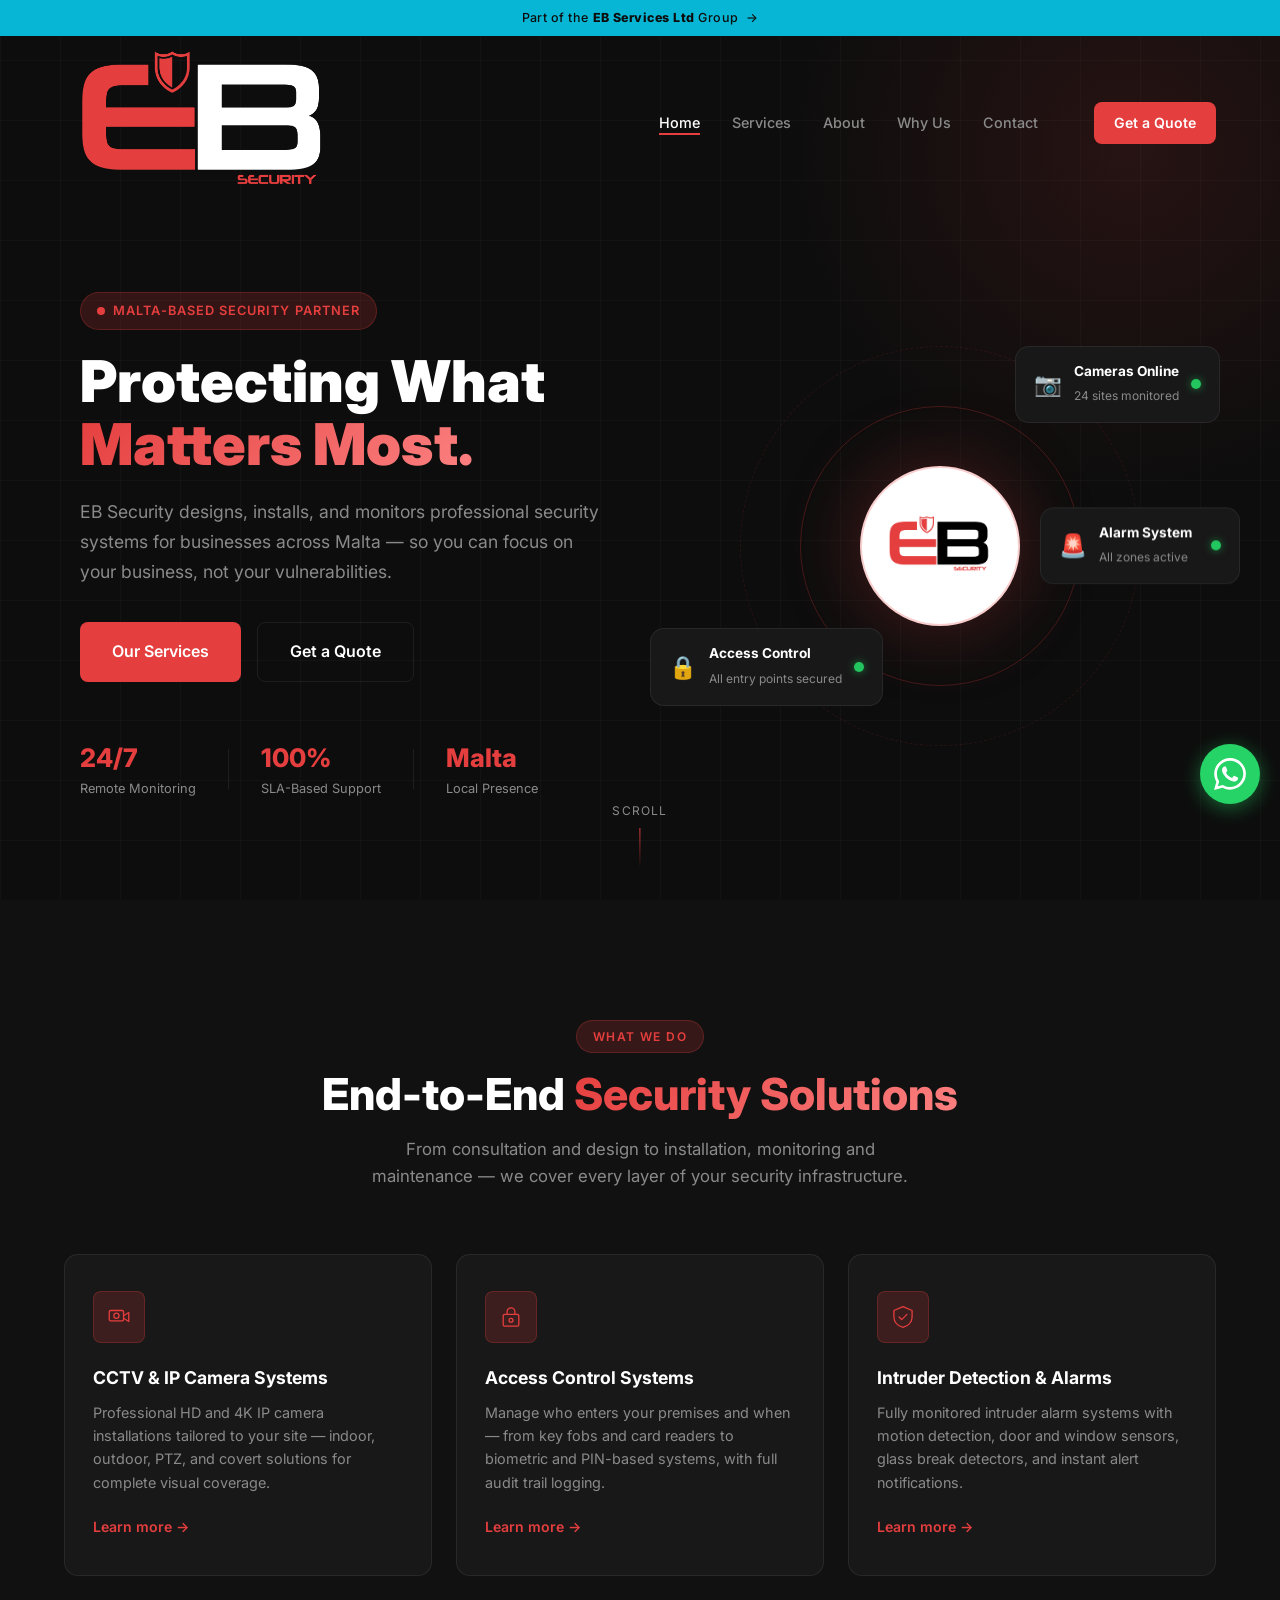
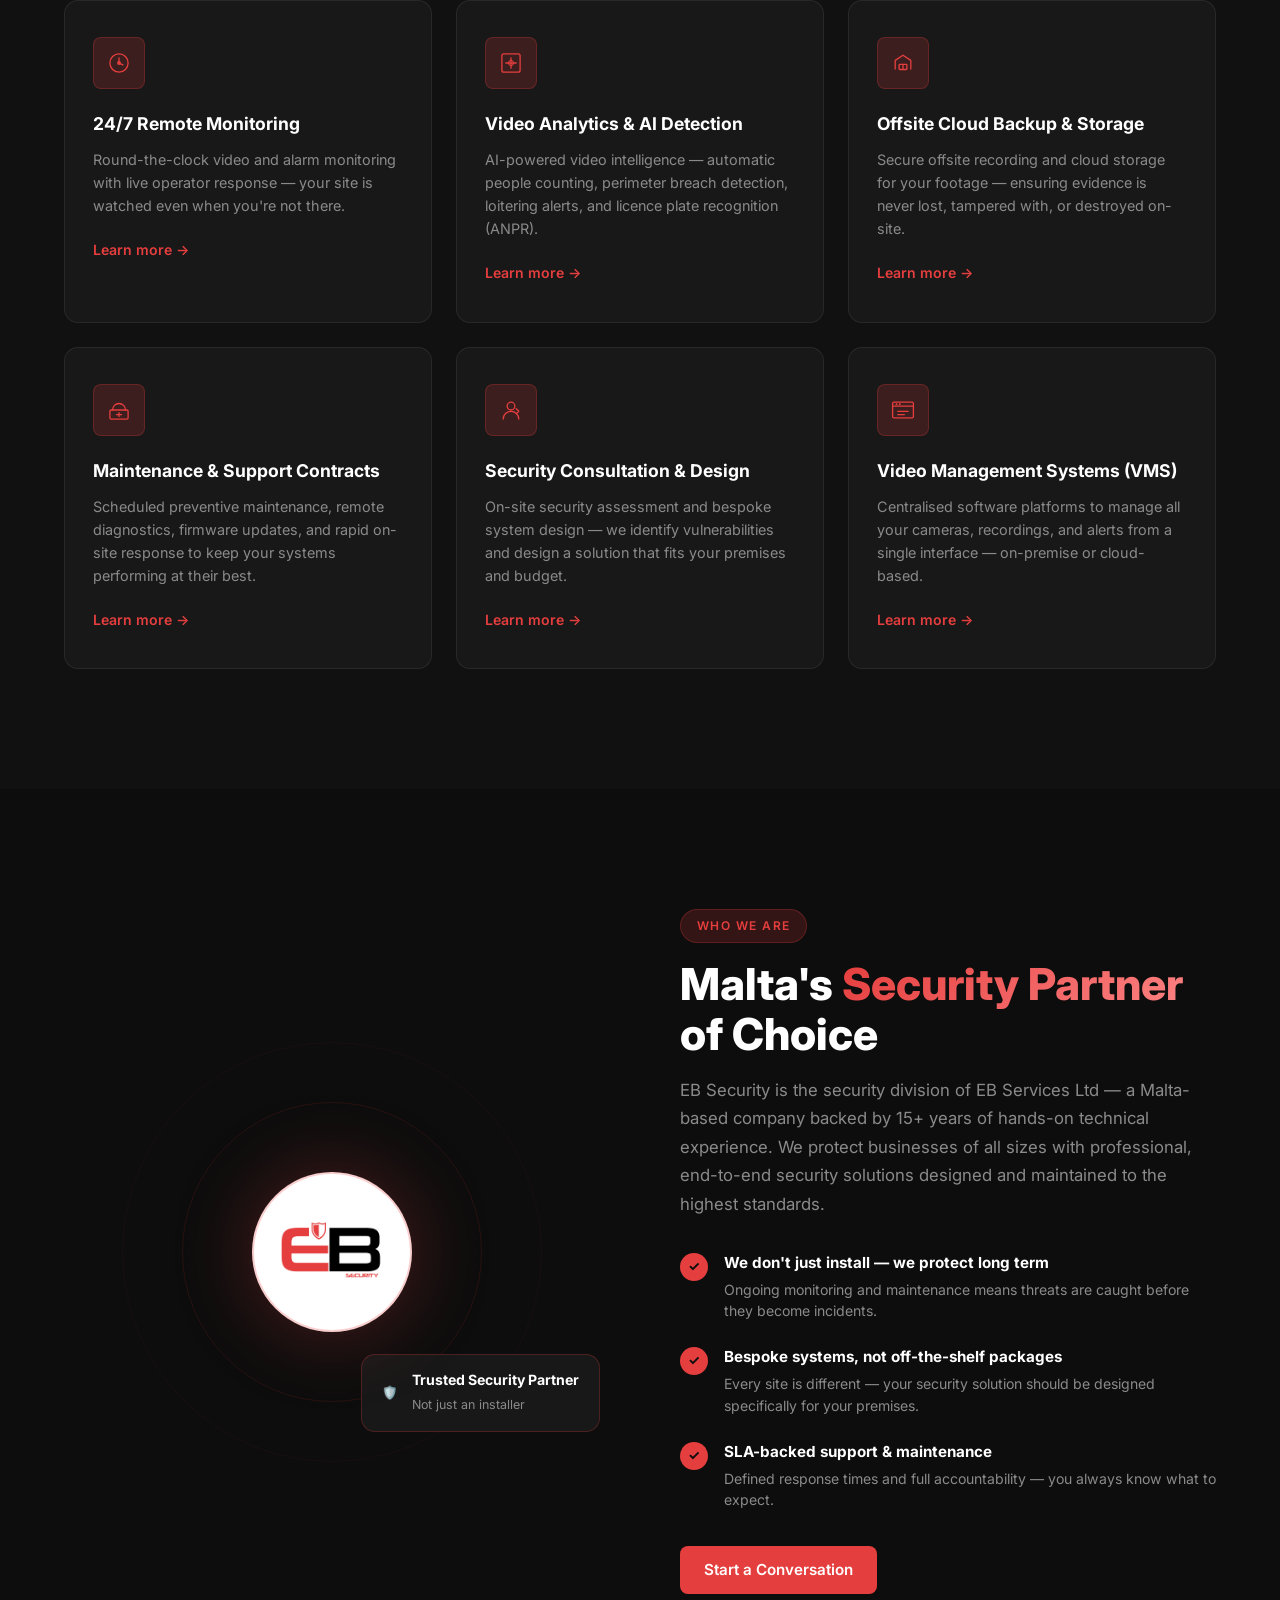
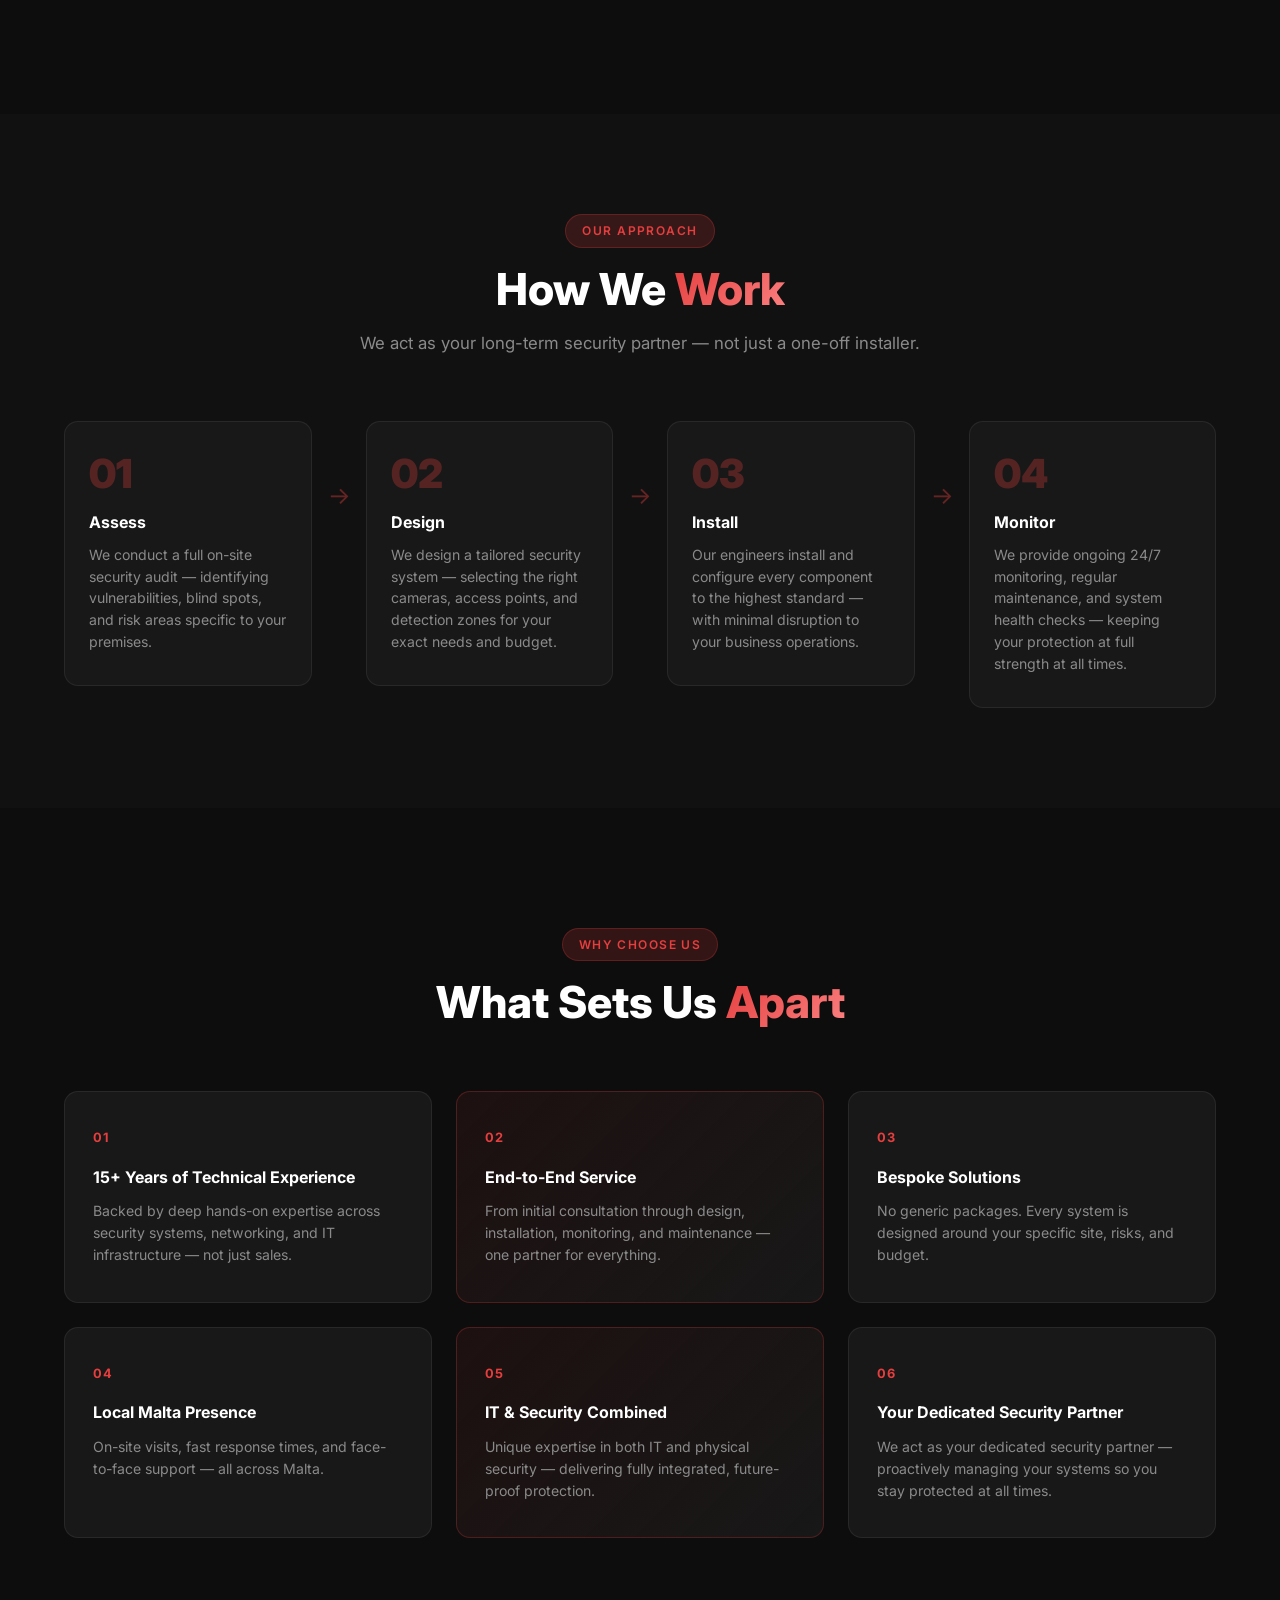
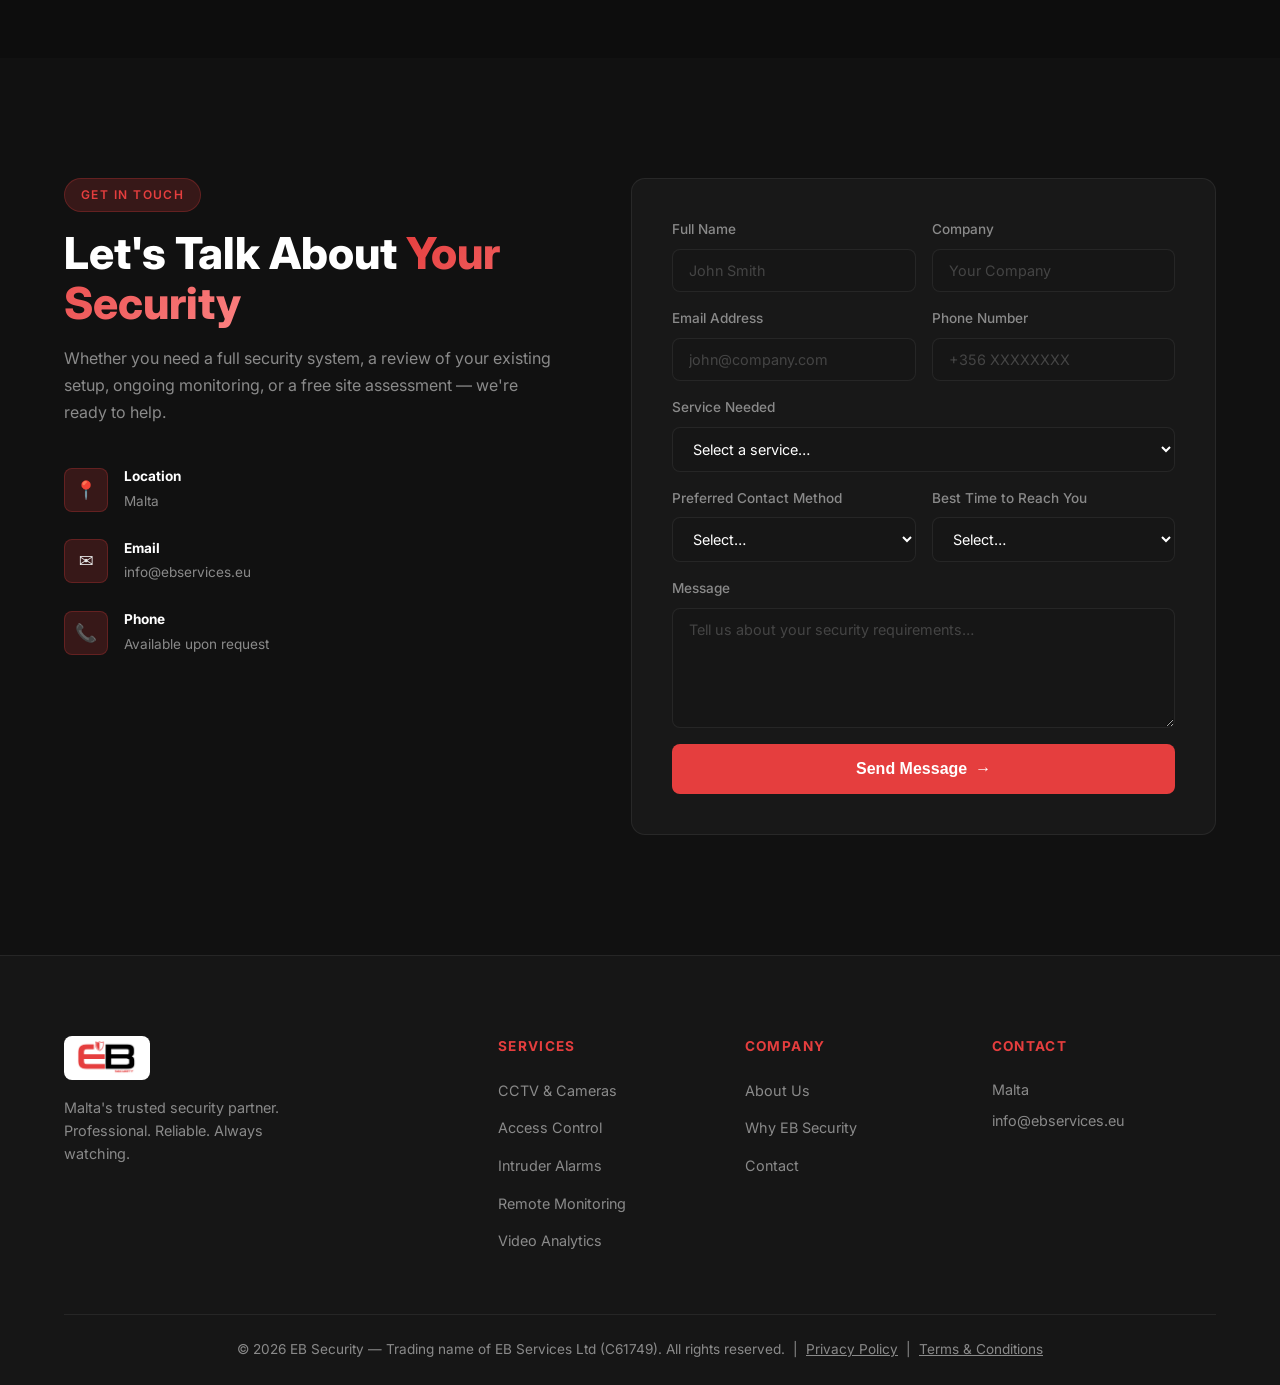
<file: security/index.html>
<!DOCTYPE html>
<html lang="en">
<head>
  <meta charset="UTF-8" />
  <meta name="viewport" content="width=device-width, initial-scale=1.0" />
  <meta name="description" content="EB Security – Malta-based security solutions provider specialising in CCTV, access control, intruder detection, remote monitoring and security consultation." />
  <meta name="keywords" content="CCTV Malta, security cameras Malta, access control Malta, intruder alarm Malta, remote monitoring Malta" />
  <meta property="og:title" content="EB Security – Professional Security Solutions Malta" />
  <meta property="og:description" content="Protecting businesses across Malta with professional CCTV, access control, monitoring and security systems." />
  <title>EB Security – Security Solutions Malta</title>
  <link rel="icon" type="image/png" sizes="96x96" href="favicon-96x96.png" />
  <link rel="icon" type="image/svg+xml" href="favicon.svg" />
  <link rel="shortcut icon" href="favicon.ico" />
  <link rel="apple-touch-icon" sizes="180x180" href="apple-touch-icon.png" />
  <link rel="manifest" href="site.webmanifest" />
  <link rel="stylesheet" href="css/style.css" />
  <link rel="preconnect" href="https://fonts.googleapis.com" />
  <link rel="preconnect" href="https://fonts.gstatic.com" crossorigin />
  <link href="https://fonts.googleapis.com/css2?family=Inter:wght@300;400;500;600;700;800;900&display=swap" rel="stylesheet" />
</head>
<body>

  <!-- ===== TOP BAR ===== -->
  <div class="top-bar">
    <a href="/" class="top-bar-link">
      Part of the <strong>EB Services Ltd</strong> Group &nbsp;→
    </a>
  </div>

  <!-- ===== NAVBAR ===== -->
  <nav class="navbar" id="navbar">
    <div class="nav-container">
      <a href="#home" class="nav-logo">
        <img src="logolight.png" alt="EB Security Logo" />
      </a>
      <ul class="nav-links" id="nav-links">
        <li><a href="#home"     class="nav-link active">Home</a></li>
        <li><a href="#services" class="nav-link">Services</a></li>
        <li><a href="#about"    class="nav-link">About</a></li>
        <li><a href="#why-us"   class="nav-link">Why Us</a></li>
        <li><a href="#contact"  class="nav-link">Contact</a></li>
      </ul>
      <a href="#contact" class="btn btn-primary nav-cta">Get a Quote</a>
      <button class="hamburger" id="hamburger" aria-label="Toggle menu">
        <span></span><span></span><span></span>
      </button>
    </div>
  </nav>

  <!-- ===== HERO ===== -->
  <section class="hero" id="home">
    <div class="hero-bg">
      <div class="grid-overlay"></div>
      <div class="hero-glow"></div>
    </div>
    <div class="container">
      <div class="hero-content">
        <div class="hero-badge">
          <span class="badge-dot"></span>
          Malta-Based Security Partner
        </div>
        <h1 class="hero-title">
          Protecting What<br />
          <span class="text-gradient">Matters Most.</span>
        </h1>
        <p class="hero-sub">
          EB Security designs, installs, and monitors professional security systems
          for businesses across Malta — so you can focus on your business, not your vulnerabilities.
        </p>
        <div class="hero-actions">
          <a href="#services" class="btn btn-primary btn-lg">Our Services</a>
          <a href="#contact"  class="btn btn-outline btn-lg">Get a Quote</a>
        </div>
        <div class="hero-stats">
          <div class="stat">
            <span class="stat-number">24/7</span>
            <span class="stat-label">Remote Monitoring</span>
          </div>
          <div class="stat-divider"></div>
          <div class="stat">
            <span class="stat-number">100%</span>
            <span class="stat-label">SLA-Based Support</span>
          </div>
          <div class="stat-divider"></div>
          <div class="stat">
            <span class="stat-number">Malta</span>
            <span class="stat-label">Local Presence</span>
          </div>
        </div>
      </div>
      <div class="hero-visual">
        <div class="tech-card card-1">
          <div class="tc-icon">📷</div>
          <div class="tc-text">
            <strong>Cameras Online</strong>
            <span>24 sites monitored</span>
          </div>
          <div class="tc-status green"></div>
        </div>
        <div class="tech-card card-2">
          <div class="tc-icon">🔒</div>
          <div class="tc-text">
            <strong>Access Control</strong>
            <span>All entry points secured</span>
          </div>
          <div class="tc-status green"></div>
        </div>
        <div class="tech-card card-3">
          <div class="tc-icon">🚨</div>
          <div class="tc-text">
            <strong>Alarm System</strong>
            <span>All zones active</span>
          </div>
          <div class="tc-status green"></div>
        </div>
        <div class="orbit-ring ring-1"></div>
        <div class="orbit-ring ring-2"></div>
        <div class="center-logo">
          <img src="logo.png" alt="EB Security" />
        </div>
      </div>
    </div>
    <div class="scroll-indicator">
      <span>Scroll</span>
      <div class="scroll-line"></div>
    </div>
  </section>

  <!-- ===== SERVICES ===== -->
  <section class="services" id="services">
    <div class="container">
      <div class="section-header">
        <div class="section-badge">What We Do</div>
        <h2 class="section-title">End-to-End <span class="text-gradient">Security Solutions</span></h2>
        <p class="section-sub">From consultation and design to installation, monitoring and maintenance — we cover every layer of your security infrastructure.</p>
      </div>
      <div class="services-grid">

        <div class="service-card" data-delay="0">
          <div class="sc-icon-wrap">
            <div class="sc-icon">
              <svg viewBox="0 0 40 40" fill="none"><rect x="5" y="10" width="22" height="16" rx="2" stroke="currentColor" stroke-width="2"/><path d="M27 18l8-5v14l-8-5" stroke="currentColor" stroke-width="2" stroke-linejoin="round"/><circle cx="16" cy="18" r="4" stroke="currentColor" stroke-width="2"/></svg>
            </div>
          </div>
          <h3>CCTV &amp; IP Camera Systems</h3>
          <p>Professional HD and 4K IP camera installations tailored to your site — indoor, outdoor, PTZ, and covert solutions for complete visual coverage.</p>
          <a href="#contact" class="sc-link">Learn more →</a>
        </div>

        <div class="service-card" data-delay="100">
          <div class="sc-icon-wrap">
            <div class="sc-icon">
              <svg viewBox="0 0 40 40" fill="none"><rect x="8" y="16" width="24" height="18" rx="2" stroke="currentColor" stroke-width="2"/><path d="M14 16v-4a6 6 0 0112 0v4" stroke="currentColor" stroke-width="2" stroke-linecap="round"/><circle cx="20" cy="25" r="3" stroke="currentColor" stroke-width="2"/></svg>
            </div>
          </div>
          <h3>Access Control Systems</h3>
          <p>Manage who enters your premises and when — from key fobs and card readers to biometric and PIN-based systems, with full audit trail logging.</p>
          <a href="#contact" class="sc-link">Learn more →</a>
        </div>

        <div class="service-card" data-delay="200">
          <div class="sc-icon-wrap">
            <div class="sc-icon">
              <svg viewBox="0 0 40 40" fill="none"><path d="M20 4l14 6v10c0 8-6 14-14 16C12 34 6 28 6 20V10z" stroke="currentColor" stroke-width="2" stroke-linejoin="round"/><path d="M14 20l4 4 8-8" stroke="currentColor" stroke-width="2" stroke-linecap="round" stroke-linejoin="round"/></svg>
            </div>
          </div>
          <h3>Intruder Detection &amp; Alarms</h3>
          <p>Fully monitored intruder alarm systems with motion detection, door and window sensors, glass break detectors, and instant alert notifications.</p>
          <a href="#contact" class="sc-link">Learn more →</a>
        </div>

        <div class="service-card" data-delay="300">
          <div class="sc-icon-wrap">
            <div class="sc-icon">
              <svg viewBox="0 0 40 40" fill="none"><circle cx="20" cy="20" r="14" stroke="currentColor" stroke-width="2"/><path d="M20 12v8l6 3" stroke="currentColor" stroke-width="2" stroke-linecap="round"/><circle cx="20" cy="20" r="3" fill="currentColor"/></svg>
            </div>
          </div>
          <h3>24/7 Remote Monitoring</h3>
          <p>Round-the-clock video and alarm monitoring with live operator response — your site is watched even when you're not there.</p>
          <a href="#contact" class="sc-link">Learn more →</a>
        </div>

        <div class="service-card" data-delay="400">
          <div class="sc-icon-wrap">
            <div class="sc-icon">
              <svg viewBox="0 0 40 40" fill="none"><rect x="6" y="6" width="28" height="28" rx="3" stroke="currentColor" stroke-width="2"/><path d="M12 20h16M20 12v16" stroke="currentColor" stroke-width="2" stroke-linecap="round"/><circle cx="20" cy="20" r="4" stroke="currentColor" stroke-width="1.5"/></svg>
            </div>
          </div>
          <h3>Video Analytics &amp; AI Detection</h3>
          <p>AI-powered video intelligence — automatic people counting, perimeter breach detection, loitering alerts, and licence plate recognition (ANPR).</p>
          <a href="#contact" class="sc-link">Learn more →</a>
        </div>

        <div class="service-card" data-delay="500">
          <div class="sc-icon-wrap">
            <div class="sc-icon">
              <svg viewBox="0 0 40 40" fill="none"><path d="M8 30V16l12-8 12 8v14" stroke="currentColor" stroke-width="2" stroke-linejoin="round"/><rect x="14" y="22" width="12" height="8" rx="1" stroke="currentColor" stroke-width="2"/><path d="M20 22v8" stroke="currentColor" stroke-width="2"/></svg>
            </div>
          </div>
          <h3>Offsite Cloud Backup &amp; Storage</h3>
          <p>Secure offsite recording and cloud storage for your footage — ensuring evidence is never lost, tampered with, or destroyed on-site.</p>
          <a href="#contact" class="sc-link">Learn more →</a>
        </div>

        <div class="service-card" data-delay="600">
          <div class="sc-icon-wrap">
            <div class="sc-icon">
              <svg viewBox="0 0 40 40" fill="none"><path d="M10 20c0-5.52 4.48-10 10-10s10 4.48 10 10" stroke="currentColor" stroke-width="2" stroke-linecap="round"/><rect x="6" y="20" width="28" height="14" rx="2" stroke="currentColor" stroke-width="2"/><path d="M16 27h8M20 24v6" stroke="currentColor" stroke-width="2" stroke-linecap="round"/></svg>
            </div>
          </div>
          <h3>Maintenance &amp; Support Contracts</h3>
          <p>Scheduled preventive maintenance, remote diagnostics, firmware updates, and rapid on-site response to keep your systems performing at their best.</p>
          <a href="#contact" class="sc-link">Learn more →</a>
        </div>

        <div class="service-card" data-delay="700">
          <div class="sc-icon-wrap">
            <div class="sc-icon">
              <svg viewBox="0 0 40 40" fill="none"><circle cx="20" cy="14" r="6" stroke="currentColor" stroke-width="2"/><path d="M8 34c0-6.63 5.37-12 12-12s12 5.37 12 12" stroke="currentColor" stroke-width="2" stroke-linecap="round"/><path d="M28 18l4 4-4 4" stroke="currentColor" stroke-width="2" stroke-linecap="round" stroke-linejoin="round"/></svg>
            </div>
          </div>
          <h3>Security Consultation &amp; Design</h3>
          <p>On-site security assessment and bespoke system design — we identify vulnerabilities and design a solution that fits your premises and budget.</p>
          <a href="#contact" class="sc-link">Learn more →</a>
        </div>

        <div class="service-card" data-delay="800">
          <div class="sc-icon-wrap">
            <div class="sc-icon">
              <svg viewBox="0 0 40 40" fill="none"><rect x="4" y="8" width="32" height="24" rx="2" stroke="currentColor" stroke-width="2"/><path d="M4 14h32" stroke="currentColor" stroke-width="2"/><circle cx="10" cy="11" r="1.5" fill="currentColor"/><circle cx="15" cy="11" r="1.5" fill="currentColor"/><path d="M12 22h16M12 27h10" stroke="currentColor" stroke-width="2" stroke-linecap="round"/></svg>
            </div>
          </div>
          <h3>Video Management Systems (VMS)</h3>
          <p>Centralised software platforms to manage all your cameras, recordings, and alerts from a single interface — on-premise or cloud-based.</p>
          <a href="#contact" class="sc-link">Learn more →</a>
        </div>

      </div>
    </div>
  </section>

  <!-- ===== ABOUT ===== -->
  <section class="about" id="about">
    <div class="container">
      <div class="about-grid">
        <div class="about-visual">
          <div class="about-ring r1"></div>
          <div class="about-ring r2"></div>
          <div class="about-image-wrap">
            <img src="logo.png" alt="EB Security" class="about-logo" />
          </div>
          <div class="about-badge-float">
            <span class="abf-icon">🛡️</span>
            <div>
              <strong>Trusted Security Partner</strong>
              <span>Not just an installer</span>
            </div>
          </div>
        </div>
        <div class="about-content">
          <div class="section-badge">Who We Are</div>
          <h2 class="section-title">Malta's <span class="text-gradient">Security Partner</span> of Choice</h2>
          <p class="about-lead">
            EB Security is the security division of EB Services Ltd — a Malta-based company backed by 15+ years of hands-on technical experience. We protect businesses of all sizes with professional, end-to-end security solutions designed and maintained to the highest standards.
          </p>
          <div class="about-points">
            <div class="ap">
              <div class="ap-icon">&#10003;</div>
              <div>
                <strong>We don't just install — we protect long term</strong>
                <p>Ongoing monitoring and maintenance means threats are caught before they become incidents.</p>
              </div>
            </div>
            <div class="ap">
              <div class="ap-icon">&#10003;</div>
              <div>
                <strong>Bespoke systems, not off-the-shelf packages</strong>
                <p>Every site is different — your security solution should be designed specifically for your premises.</p>
              </div>
            </div>
            <div class="ap">
              <div class="ap-icon">&#10003;</div>
              <div>
                <strong>SLA-backed support &amp; maintenance</strong>
                <p>Defined response times and full accountability — you always know what to expect.</p>
              </div>
            </div>
          </div>
          <a href="#contact" class="btn btn-primary">Start a Conversation</a>
        </div>
      </div>
    </div>
  </section>

  <!-- ===== HOW WE WORK ===== -->
  <section class="how-we-work">
    <div class="container">
      <div class="section-header">
        <div class="section-badge">Our Approach</div>
        <h2 class="section-title">How We <span class="text-gradient">Work</span></h2>
        <p class="section-sub">We act as your long-term security partner — not just a one-off installer.</p>
      </div>
      <div class="process-steps">
        <div class="process-step">
          <div class="ps-number">01</div>
          <div class="ps-content">
            <h3>Assess</h3>
            <p>We conduct a full on-site security audit — identifying vulnerabilities, blind spots, and risk areas specific to your premises.</p>
          </div>
        </div>
        <div class="process-arrow">→</div>
        <div class="process-step">
          <div class="ps-number">02</div>
          <div class="ps-content">
            <h3>Design</h3>
            <p>We design a tailored security system — selecting the right cameras, access points, and detection zones for your exact needs and budget.</p>
          </div>
        </div>
        <div class="process-arrow">→</div>
        <div class="process-step">
          <div class="ps-number">03</div>
          <div class="ps-content">
            <h3>Install</h3>
            <p>Our engineers install and configure every component to the highest standard — with minimal disruption to your business operations.</p>
          </div>
        </div>
        <div class="process-arrow">→</div>
        <div class="process-step">
          <div class="ps-number">04</div>
          <div class="ps-content">
            <h3>Monitor</h3>
            <p>We provide ongoing 24/7 monitoring, regular maintenance, and system health checks — keeping your protection at full strength at all times.</p>
          </div>
        </div>
      </div>
    </div>
  </section>

  <!-- ===== WHY US ===== -->
  <section class="why-us" id="why-us">
    <div class="container">
      <div class="section-header">
        <div class="section-badge">Why Choose Us</div>
        <h2 class="section-title">What Sets Us <span class="text-gradient">Apart</span></h2>
      </div>
      <div class="why-grid">
        <div class="why-card">
          <div class="wc-number">01</div>
          <h3>15+ Years of Technical Experience</h3>
          <p>Backed by deep hands-on expertise across security systems, networking, and IT infrastructure — not just sales.</p>
        </div>
        <div class="why-card featured">
          <div class="wc-number">02</div>
          <h3>End-to-End Service</h3>
          <p>From initial consultation through design, installation, monitoring, and maintenance — one partner for everything.</p>
        </div>
        <div class="why-card">
          <div class="wc-number">03</div>
          <h3>Bespoke Solutions</h3>
          <p>No generic packages. Every system is designed around your specific site, risks, and budget.</p>
        </div>
        <div class="why-card">
          <div class="wc-number">04</div>
          <h3>Local Malta Presence</h3>
          <p>On-site visits, fast response times, and face-to-face support — all across Malta.</p>
        </div>
        <div class="why-card featured">
          <div class="wc-number">05</div>
          <h3>IT &amp; Security Combined</h3>
          <p>Unique expertise in both IT and physical security — delivering fully integrated, future-proof protection.</p>
        </div>
        <div class="why-card">
          <div class="wc-number">06</div>
          <h3>Your Dedicated Security Partner</h3>
          <p>We act as your dedicated security partner — proactively managing your systems so you stay protected at all times.</p>
        </div>
      </div>
    </div>
  </section>

  <!-- ===== CONTACT ===== -->
  <section class="contact" id="contact">
    <div class="container">
      <div class="contact-grid">
        <div class="contact-info">
          <div class="section-badge">Get In Touch</div>
          <h2 class="section-title">Let's Talk About <span class="text-gradient">Your Security</span></h2>
          <p>Whether you need a full security system, a review of your existing setup, ongoing monitoring, or a free site assessment — we're ready to help.</p>
          <div class="contact-details">
            <div class="cd-item">
              <div class="cd-icon">📍</div>
              <div>
                <strong>Location</strong>
                <span>Malta</span>
              </div>
            </div>
            <div class="cd-item">
              <div class="cd-icon">✉️</div>
              <div>
                <strong>Email</strong>
                <span>info@ebservices.eu</span>
              </div>
            </div>
            <div class="cd-item">
              <div class="cd-icon">📞</div>
              <div>
                <strong>Phone</strong>
                <span>Available upon request</span>
              </div>
            </div>
          </div>
        </div>
        <div class="contact-form-wrap">
          <form class="contact-form" id="contact-form" novalidate>
            <div class="form-row">
              <div class="form-group">
                <label for="name">Full Name</label>
                <input type="text" id="name" name="name" placeholder="John Smith" required />
              </div>
              <div class="form-group">
                <label for="company">Company</label>
                <input type="text" id="company" name="company" placeholder="Your Company" />
              </div>
            </div>
            <div class="form-row">
              <div class="form-group">
                <label for="email">Email Address</label>
                <input type="email" id="email" name="email" placeholder="john@company.com" required />
              </div>
              <div class="form-group">
                <label for="phone">Phone Number</label>
                <input type="tel" id="phone" name="phone" placeholder="+356 XXXXXXXX" />
              </div>
            </div>
            <div class="form-group">
              <label for="service">Service Needed</label>
              <select id="service" name="service">
                <option value="">Select a service…</option>
                <option>CCTV &amp; IP Camera Systems</option>
                <option>Access Control Systems</option>
                <option>Intruder Detection &amp; Alarms</option>
                <option>24/7 Remote Monitoring</option>
                <option>Video Analytics &amp; AI Detection</option>
                <option>Offsite Cloud Backup &amp; Storage</option>
                <option>Maintenance &amp; Support Contract</option>
                <option>Security Consultation &amp; Site Assessment</option>
                <option>Video Management System (VMS)</option>
                <option>Other</option>
              </select>
            </div>
            <div class="form-row">
              <div class="form-group">
                <label for="contact-method">Preferred Contact Method</label>
                <select id="contact-method" name="contact_method">
                  <option value="">Select…</option>
                  <option>Email</option>
                  <option>Phone</option>
                  <option>WhatsApp</option>
                </select>
              </div>
              <div class="form-group">
                <label for="best-time">Best Time to Reach You</label>
                <select id="best-time" name="best_time">
                  <option value="">Select…</option>
                  <option>Morning (8am – 12pm)</option>
                  <option>Afternoon (12pm – 5pm)</option>
                  <option>Evening (5pm – 8pm)</option>
                </select>
              </div>
            </div>
            <div class="form-group">
              <label for="message">Message</label>
              <textarea id="message" name="message" rows="4" placeholder="Tell us about your security requirements…" required></textarea>
            </div>
            <button type="submit" class="btn btn-primary btn-lg btn-full">
              <span class="btn-text">Send Message</span>
              <span class="btn-icon">&#8594;</span>
            </button>
            <div class="form-success" id="form-success">
              Thanks! We'll be in touch within 24 hours.
            </div>
          </form>
        </div>
      </div>
    </div>
  </section>

  <!-- ===== FOOTER ===== -->
  <footer class="footer">
    <div class="container">
      <div class="footer-grid">
        <div class="footer-brand">
          <img src="logo.png" alt="EB Security" class="footer-logo" />
          <p>Malta's trusted security partner. Professional. Reliable. Always watching.</p>
        </div>
        <div class="footer-links">
          <h4>Services</h4>
          <ul>
            <li><a href="#services">CCTV &amp; Cameras</a></li>
            <li><a href="#services">Access Control</a></li>
            <li><a href="#services">Intruder Alarms</a></li>
            <li><a href="#services">Remote Monitoring</a></li>
            <li><a href="#services">Video Analytics</a></li>
          </ul>
        </div>
        <div class="footer-links">
          <h4>Company</h4>
          <ul>
            <li><a href="#about">About Us</a></li>
            <li><a href="#why-us">Why EB Security</a></li>
            <li><a href="#contact">Contact</a></li>
          </ul>
        </div>
        <div class="footer-contact">
          <h4>Contact</h4>
          <p>Malta</p>
          <p>info@ebservices.eu</p>
        </div>
      </div>
      <div class="footer-bottom">
        <p>&copy; <span id="year"></span> EB Security — Trading name of EB Services Ltd (C61749). All rights reserved. &nbsp;|&nbsp; <a href="../privacy.html" style="color:var(--text-muted);text-decoration:underline;">Privacy Policy</a> &nbsp;|&nbsp; <a href="../terms.html" style="color:var(--text-muted);text-decoration:underline;">Terms &amp; Conditions</a></p>
      </div>
    </div>
  </footer>

  <!-- WhatsApp Button -->
  <a href="https://wa.me/35699174146?text=Hi%20EB%20Security%2C%20I%27d%20like%20to%20enquire%20about%20your%20security%20services."
     class="whatsapp-btn" target="_blank" rel="noopener" aria-label="Message us on WhatsApp">
    <svg xmlns="http://www.w3.org/2000/svg" viewBox="0 0 24 24" fill="white">
      <path d="M17.472 14.382c-.297-.149-1.758-.867-2.03-.967-.273-.099-.471-.148-.67.15-.197.297-.767.966-.94 1.164-.173.199-.347.223-.644.075-.297-.15-1.255-.463-2.39-1.475-.883-.788-1.48-1.761-1.653-2.059-.173-.297-.018-.458.13-.606.134-.133.298-.347.446-.52.149-.174.198-.298.298-.497.099-.198.05-.371-.025-.52-.075-.149-.669-1.612-.916-2.207-.242-.579-.487-.5-.669-.51-.173-.008-.371-.01-.57-.01-.198 0-.52.074-.792.372-.272.297-1.04 1.016-1.04 2.479 0 1.462 1.065 2.875 1.213 3.074.149.198 2.096 3.2 5.077 4.487.709.306 1.262.489 1.694.625.712.227 1.36.195 1.871.118.571-.085 1.758-.719 2.006-1.413.248-.694.248-1.289.173-1.413-.074-.124-.272-.198-.57-.347m-5.421 7.403h-.004a9.87 9.87 0 01-5.031-1.378l-.361-.214-3.741.982.998-3.648-.235-.374a9.86 9.86 0 01-1.51-5.26c.001-5.45 4.436-9.884 9.888-9.884 2.64 0 5.122 1.03 6.988 2.898a9.825 9.825 0 012.893 6.994c-.003 5.45-4.437 9.884-9.885 9.884m8.413-18.297A11.815 11.815 0 0012.05 0C5.495 0 .16 5.335.157 11.892c0 2.096.547 4.142 1.588 5.945L.057 24l6.305-1.654a11.882 11.882 0 005.683 1.448h.005c6.554 0 11.89-5.335 11.893-11.893a11.821 11.821 0 00-3.48-8.413z"/>
    </svg>
    <span class="btn-tooltip wa-tooltip">Message us on WhatsApp</span>
  </a>

  <!-- 3CX tooltip label -->
  <div class="tcx-label">Chat or Call Us</div>

  <!-- 3CX Live Chat & Talk -->
  <call-us-selector phonesystem-url="https://ebservices.3cx.eu" party="LiveChat22812"></call-us-selector>
  <script defer src="https://downloads-global.3cx.com/downloads/livechatandtalk/v1/callus.js" id="tcx-callus-js" charset="utf-8"></script>

  <script src="js/main.js"></script>
</body>
</html>
</file>
<file: css/style.css>
/* ===== RESET & BASE ===== */
*, *::before, *::after { box-sizing: border-box; margin: 0; padding: 0; }

:root {
  --orange:      #F5A623;
  --orange-dark: #E08A00;
  --orange-glow: rgba(245,166,35,.18);
  --black:       #0D0D0D;
  --dark:        #111111;
  --dark-2:      #161616;
  --dark-3:      #1E1E1E;
  --dark-card:   #181818;
  --border:      rgba(255,255,255,.07);
  --border-o:    rgba(245,166,35,.25);
  --text:        #E8E8E8;
  --text-muted:  #8A8A8A;
  --white:       #FFFFFF;
  --radius:      14px;
  --radius-sm:   8px;
  --shadow:      0 8px 40px rgba(0,0,0,.5);
  --shadow-o:    0 8px 40px rgba(245,166,35,.15);
  --transition:  .3s cubic-bezier(.4,0,.2,1);
  --font:        'Inter', system-ui, sans-serif;
}

html { scroll-behavior: smooth; }

body {
  font-family: var(--font);
  background: var(--black);
  color: var(--text);
  line-height: 1.6;
  overflow-x: hidden;
}

img { max-width: 100%; display: block; }
a { text-decoration: none; color: inherit; }
ul { list-style: none; }

.container {
  max-width: 1200px;
  margin: 0 auto;
  padding: 0 24px;
}

/* ===== TYPOGRAPHY ===== */
.text-gradient {
  background: linear-gradient(135deg, var(--orange) 0%, #FFCF6B 100%);
  -webkit-background-clip: text;
  -webkit-text-fill-color: transparent;
  background-clip: text;
}

.section-header { text-align: center; margin-bottom: 64px; }
.section-badge {
  display: inline-block;
  background: var(--orange-glow);
  border: 1px solid var(--border-o);
  color: var(--orange);
  font-size: .75rem;
  font-weight: 600;
  letter-spacing: .12em;
  text-transform: uppercase;
  padding: 6px 16px;
  border-radius: 100px;
  margin-bottom: 16px;
}
.section-title {
  font-size: clamp(1.8rem, 4vw, 2.75rem);
  font-weight: 800;
  line-height: 1.15;
  color: var(--white);
  margin-bottom: 16px;
}
.section-sub {
  font-size: 1.05rem;
  color: var(--text-muted);
  max-width: 560px;
  margin: 0 auto;
}

/* ===== BUTTONS ===== */
.btn {
  display: inline-flex;
  align-items: center;
  gap: 8px;
  padding: 12px 24px;
  border-radius: var(--radius-sm);
  font-weight: 600;
  font-size: .95rem;
  cursor: pointer;
  border: none;
  transition: var(--transition);
  white-space: nowrap;
}
.btn-primary {
  background: var(--orange);
  color: var(--black);
}
.btn-primary:hover {
  background: var(--orange-dark);
  transform: translateY(-2px);
  box-shadow: 0 12px 32px rgba(245,166,35,.35);
}
.btn-outline {
  background: transparent;
  color: var(--white);
  border: 1.5px solid var(--border);
}
.btn-outline:hover {
  border-color: var(--orange);
  color: var(--orange);
  transform: translateY(-2px);
}
.btn-lg { padding: 16px 32px; font-size: 1rem; }
.btn-full { width: 100%; justify-content: center; }

/* ===== NAVBAR ===== */
.navbar {
  position: fixed;
  top: 0; left: 0; right: 0;
  z-index: 1000;
  padding: 10px 0;
  transition: var(--transition);
}
.navbar.scrolled {
  background: rgba(13,13,13,.92);
  backdrop-filter: blur(16px);
  border-bottom: 1px solid var(--border);
  padding: 8px 0;
}
.nav-container {
  max-width: 1200px;
  margin: 0 auto;
  padding: 0 24px;
  display: flex;
  align-items: center;
  gap: 40px;
}
.nav-logo {
  background: #ffffff;
  border-radius: 12px;
  padding: 2px 10px;
  display: flex;
  align-items: center;
}
.nav-logo img {
  height: clamp(48px, 7vw, 90px);
  width: auto;
}
.nav-links {
  display: flex;
  gap: 32px;
  margin-left: auto;
}
.nav-link {
  font-size: .9rem;
  font-weight: 500;
  color: var(--text-muted);
  transition: var(--transition);
  position: relative;
}
.nav-link::after {
  content: '';
  position: absolute;
  bottom: -4px; left: 0;
  width: 0; height: 2px;
  background: var(--orange);
  transition: var(--transition);
}
.nav-link:hover, .nav-link.active {
  color: var(--white);
}
.nav-link:hover::after, .nav-link.active::after { width: 100%; }
.nav-cta { margin-left: 16px; font-size: .88rem; padding: 10px 20px; }

.hamburger {
  display: none;
  flex-direction: column;
  gap: 5px;
  background: none;
  border: none;
  cursor: pointer;
  margin-left: auto;
}
.hamburger span {
  display: block;
  width: 24px; height: 2px;
  background: var(--white);
  border-radius: 2px;
  transition: var(--transition);
}
.hamburger.open span:nth-child(1) { transform: rotate(45deg) translate(5px,5px); }
.hamburger.open span:nth-child(2) { opacity: 0; }
.hamburger.open span:nth-child(3) { transform: rotate(-45deg) translate(5px,-5px); }

/* ===== HERO ===== */
.hero {
  position: relative;
  min-height: 100vh;
  display: flex;
  align-items: center;
  padding: clamp(100px, 13vw, 140px) 0 60px;
  overflow: hidden;
}
.hero-bg {
  position: absolute;
  inset: 0;
  pointer-events: none;
}
.grid-overlay {
  position: absolute;
  inset: 0;
  background-image:
    linear-gradient(rgba(255,255,255,.025) 1px, transparent 1px),
    linear-gradient(90deg, rgba(255,255,255,.025) 1px, transparent 1px);
  background-size: 60px 60px;
}
.hero-glow {
  position: absolute;
  top: -200px; right: -200px;
  width: 700px; height: 700px;
  background: radial-gradient(circle, rgba(245,166,35,.12) 0%, transparent 70%);
  border-radius: 50%;
}

.hero > .container {
  display: grid;
  grid-template-columns: 1fr 1fr;
  gap: 80px;
  align-items: center;
  position: relative;
  z-index: 1;
}

.hero-badge {
  display: inline-flex;
  align-items: center;
  gap: 8px;
  background: var(--orange-glow);
  border: 1px solid var(--border-o);
  color: var(--orange);
  font-size: .8rem;
  font-weight: 600;
  letter-spacing: .08em;
  text-transform: uppercase;
  padding: 8px 16px;
  border-radius: 100px;
  margin-top: 0;
  margin-bottom: 20px;
}
.badge-dot {
  width: 8px; height: 8px;
  background: var(--orange);
  border-radius: 50%;
  animation: pulse 2s infinite;
}
@keyframes pulse {
  0%,100% { opacity: 1; transform: scale(1); }
  50%      { opacity: .5; transform: scale(.8); }
}

.hero-title {
  font-size: clamp(2.2rem, 5vw, 3.6rem);
  font-weight: 900;
  line-height: 1.1;
  color: var(--white);
  margin-bottom: 20px;
}
.hero-sub {
  font-size: 1.1rem;
  color: var(--text-muted);
  line-height: 1.7;
  margin-bottom: 36px;
  max-width: 520px;
}
.hero-actions {
  display: flex;
  gap: 16px;
  margin-bottom: 56px;
  flex-wrap: wrap;
}
.hero-stats {
  display: flex;
  align-items: center;
  gap: 32px;
}
.stat-number {
  display: block;
  font-size: 1.6rem;
  font-weight: 800;
  color: var(--orange);
}
.stat-label {
  display: block;
  font-size: .8rem;
  color: var(--text-muted);
  white-space: nowrap;
}
.stat-divider {
  width: 1px;
  height: 40px;
  background: var(--border);
}

/* Hero Visual */
.hero-visual {
  position: relative;
  display: flex;
  align-items: center;
  justify-content: center;
  height: 480px;
}
.orbit-ring {
  position: absolute;
  border-radius: 50%;
  border: 1px solid var(--border-o);
  animation: spin linear infinite;
}
.ring-1 { width: 280px; height: 280px; animation-duration: 20s; }
.ring-2 { width: 400px; height: 400px; animation-duration: 30s; border-style: dashed; opacity: .5; }
@keyframes spin { to { transform: rotate(360deg); } }

.center-logo {
  position: absolute;
  width: 160px; height: 160px;
  background: #ffffff;
  border: 2px solid var(--border-o);
  border-radius: 50%;
  display: flex;
  align-items: center;
  justify-content: center;
  padding: 20px;
  box-shadow: 0 0 80px rgba(245,166,35,.3);
  z-index: 2;
}
.center-logo img { width: 100%; object-fit: contain; }

.tech-card {
  position: absolute;
  background: var(--dark-card);
  border: 1px solid var(--border);
  border-radius: var(--radius);
  padding: 14px 18px;
  display: flex;
  align-items: center;
  gap: 12px;
  backdrop-filter: blur(8px);
  animation: float 4s ease-in-out infinite;
  z-index: 3;
  min-width: 200px;
}
.card-1 { top: 40px; right: -20px; animation-delay: 0s; }
.card-2 { bottom: 80px; left: -30px; animation-delay: 1.4s; }
.card-3 { top: 50%; right: -40px; transform: translateY(-50%); animation-delay: 2.8s; }
@keyframes float {
  0%,100% { transform: translateY(0); }
  50%      { transform: translateY(-10px); }
}
.card-3 { animation-name: float3; }
@keyframes float3 {
  0%,100% { transform: translateY(-50%); }
  50%      { transform: translateY(calc(-50% - 10px)); }
}
.tc-icon { font-size: 1.4rem; flex-shrink: 0; }
.tc-text strong { display: block; font-size: .85rem; color: var(--white); }
.tc-text span   { font-size: .75rem; color: var(--text-muted); }
.tc-status {
  width: 10px; height: 10px;
  border-radius: 50%;
  margin-left: auto;
  flex-shrink: 0;
}
.tc-status.green { background: #22C55E; box-shadow: 0 0 8px rgba(34,197,94,.6); animation: pulse 2s infinite; }

.scroll-indicator {
  position: absolute;
  bottom: 32px;
  left: 50%;
  transform: translateX(-50%);
  display: flex;
  flex-direction: column;
  align-items: center;
  gap: 8px;
  color: var(--text-muted);
  font-size: .75rem;
  letter-spacing: .1em;
  text-transform: uppercase;
}
.scroll-line {
  width: 1px; height: 40px;
  background: linear-gradient(to bottom, var(--orange), transparent);
  animation: scrollAnim 2s ease-in-out infinite;
}
@keyframes scrollAnim { 0% { opacity: 0; transform: scaleY(0); transform-origin: top; } 50% { opacity: 1; transform: scaleY(1); } 100% { opacity: 0; } }

/* ===== SERVICES ===== */
.services {
  padding: 120px 0;
  background: var(--dark);
}
.services-grid {
  display: grid;
  grid-template-columns: repeat(3, 1fr);
  gap: 24px;
}
.service-card {
  background: var(--dark-card);
  border: 1px solid var(--border);
  border-radius: var(--radius);
  padding: 36px 28px;
  transition: var(--transition);
  position: relative;
  overflow: hidden;
}
.service-card::before {
  content: '';
  position: absolute;
  top: 0; left: 0; right: 0;
  height: 3px;
  background: linear-gradient(90deg, var(--orange), var(--orange-dark));
  transform: scaleX(0);
  transform-origin: left;
  transition: var(--transition);
}
.service-card:hover {
  border-color: var(--border-o);
  transform: translateY(-6px);
  box-shadow: var(--shadow-o);
}
.service-card:hover::before { transform: scaleX(1); }

.sc-icon-wrap {
  margin-bottom: 24px;
}
.sc-icon {
  width: 52px; height: 52px;
  background: var(--orange-glow);
  border: 1px solid var(--border-o);
  border-radius: var(--radius-sm);
  display: flex;
  align-items: center;
  justify-content: center;
  color: var(--orange);
}
.sc-icon svg { width: 26px; height: 26px; }

.service-card h3 {
  font-size: 1.1rem;
  font-weight: 700;
  color: var(--white);
  margin-bottom: 12px;
  line-height: 1.3;
}
.service-card p {
  font-size: .9rem;
  color: var(--text-muted);
  line-height: 1.6;
  margin-bottom: 20px;
}
.sc-link {
  font-size: .88rem;
  font-weight: 600;
  color: var(--orange);
  transition: var(--transition);
}
.sc-link:hover { letter-spacing: .02em; }

/* ===== ABOUT ===== */
.about {
  padding: 120px 0;
  background: var(--black);
}
.about-grid {
  display: grid;
  grid-template-columns: 1fr 1fr;
  gap: 80px;
  align-items: center;
}
.about-visual {
  position: relative;
  display: flex;
  align-items: center;
  justify-content: center;
  height: 440px;
}
.about-image-wrap {
  background: #ffffff;
  border-radius: 50%;
  width: 160px;
  height: 160px;
  border: 2px solid var(--border-o);
  position: relative;
  display: flex;
  align-items: center;
  justify-content: center;
  padding: 20px;
  box-shadow: 0 0 80px rgba(245,166,35,.3);
  z-index: 2;
}
.about-logo {
  width: 100%;
  position: relative;
  z-index: 2;
}
.about-ring {
  position: absolute;
  border-radius: 50%;
  border: 1px solid var(--border-o);
}
.about-ring.r1 { width: 300px; height: 300px; opacity: .5; }
.about-ring.r2 { width: 420px; height: 420px; opacity: .2; }

.about-badge-float {
  position: absolute;
  bottom: 40px; right: 0;
  background: var(--dark-card);
  border: 1px solid var(--border-o);
  border-radius: var(--radius);
  padding: 14px 20px;
  display: flex;
  align-items: center;
  gap: 14px;
  animation: float 4s ease-in-out infinite;
}
.abf-icon { font-size: 1.6rem; }
.about-badge-float strong { display: block; font-size: .88rem; color: var(--white); }
.about-badge-float span { font-size: .78rem; color: var(--text-muted); }

.about-lead {
  font-size: 1.05rem;
  color: var(--text-muted);
  line-height: 1.7;
  margin-bottom: 32px;
}
.about-points { display: flex; flex-direction: column; gap: 24px; margin-bottom: 36px; }
.ap {
  display: flex;
  gap: 16px;
}
.ap-icon {
  flex-shrink: 0;
  width: 28px; height: 28px;
  background: var(--orange);
  color: var(--black);
  border-radius: 50%;
  display: flex;
  align-items: center;
  justify-content: center;
  font-size: .85rem;
  font-weight: 700;
  margin-top: 2px;
}
.ap strong { display: block; color: var(--white); font-size: .95rem; margin-bottom: 4px; }
.ap p { font-size: .88rem; color: var(--text-muted); line-height: 1.5; }

/* ===== HOW WE WORK ===== */
.how-we-work {
  padding: 100px 0;
  background: var(--dark);
}
.process-steps {
  display: flex;
  align-items: flex-start;
  gap: 16px;
}
.process-step {
  flex: 1;
  background: var(--dark-card);
  border: 1px solid var(--border);
  border-radius: var(--radius);
  padding: 32px 24px;
  transition: var(--transition);
}
.process-step:hover {
  border-color: var(--border-o);
  transform: translateY(-4px);
}
.ps-number {
  font-size: 2.5rem;
  font-weight: 900;
  color: var(--orange);
  opacity: .3;
  line-height: 1;
  margin-bottom: 16px;
}
.ps-content h3 { font-size: 1rem; font-weight: 700; color: var(--white); margin-bottom: 8px; }
.ps-content p  { font-size: .88rem; color: var(--text-muted); line-height: 1.55; }
.process-arrow {
  font-size: 1.5rem;
  color: var(--orange);
  opacity: .4;
  flex-shrink: 0;
  margin-top: 56px;
}

/* ===== WHY US ===== */
.why-us {
  padding: 120px 0;
  background: var(--black);
}
.why-grid {
  display: grid;
  grid-template-columns: repeat(3, 1fr);
  gap: 24px;
}
.why-card {
  background: var(--dark-card);
  border: 1px solid var(--border);
  border-radius: var(--radius);
  padding: 36px 28px;
  transition: var(--transition);
}
.why-card:hover {
  border-color: var(--border-o);
  transform: translateY(-4px);
}
.why-card.featured {
  background: linear-gradient(135deg, rgba(245,166,35,.08) 0%, var(--dark-card) 100%);
  border-color: var(--border-o);
}
.wc-number {
  font-size: .8rem;
  font-weight: 700;
  color: var(--orange);
  letter-spacing: .1em;
  margin-bottom: 16px;
}
.why-card h3 { font-size: 1rem; font-weight: 700; color: var(--white); margin-bottom: 10px; }
.why-card p  { font-size: .88rem; color: var(--text-muted); line-height: 1.55; }

/* ===== CONTACT ===== */
.contact {
  padding: 120px 0;
  background: var(--dark);
}
.contact-grid {
  display: grid;
  grid-template-columns: 1fr 1.2fr;
  gap: 80px;
  align-items: start;
}
.contact-info p {
  font-size: 1rem;
  color: var(--text-muted);
  line-height: 1.7;
  margin-bottom: 40px;
}
.contact-details { display: flex; flex-direction: column; gap: 24px; }
.cd-item {
  display: flex;
  align-items: center;
  gap: 16px;
}
.cd-icon {
  width: 44px; height: 44px;
  background: var(--orange-glow);
  border: 1px solid var(--border-o);
  border-radius: var(--radius-sm);
  display: flex;
  align-items: center;
  justify-content: center;
  font-size: 1.1rem;
  flex-shrink: 0;
}
.cd-item strong { display: block; font-size: .85rem; color: var(--white); }
.cd-item span   { font-size: .85rem; color: var(--text-muted); }

.contact-form-wrap {
  background: var(--dark-card);
  border: 1px solid var(--border);
  border-radius: var(--radius);
  padding: 40px;
}
.form-row { display: grid; grid-template-columns: 1fr 1fr; gap: 16px; }
.form-group { display: flex; flex-direction: column; gap: 8px; margin-bottom: 16px; }
.form-group label {
  font-size: .85rem;
  font-weight: 500;
  color: var(--text-muted);
}
.form-group input,
.form-group select,
.form-group textarea {
  background: var(--dark-2);
  border: 1px solid var(--border);
  border-radius: var(--radius-sm);
  color: var(--white);
  font-family: var(--font);
  font-size: .9rem;
  padding: 12px 16px;
  transition: var(--transition);
  outline: none;
  width: 100%;
}
.form-group input::placeholder,
.form-group textarea::placeholder {
  color: rgba(255,255,255,.2);
}
.form-group input:focus,
.form-group select:focus,
.form-group textarea:focus {
  border-color: var(--orange);
  box-shadow: 0 0 0 3px rgba(245,166,35,.1);
}
.form-group select option { background: var(--dark-2); }
.form-group textarea { resize: vertical; min-height: 120px; }

.btn-icon { transition: var(--transition); }
.btn-primary:hover .btn-icon { transform: translateX(4px); }

.form-success {
  display: none;
  background: rgba(34,197,94,.1);
  border: 1px solid rgba(34,197,94,.3);
  color: #22C55E;
  border-radius: var(--radius-sm);
  padding: 14px 16px;
  margin-top: 16px;
  font-size: .9rem;
  text-align: center;
}
.form-success.show { display: block; }

/* ===== FOOTER ===== */
.footer {
  background: var(--dark-2);
  border-top: 1px solid var(--border);
  padding: 80px 0 0;
}
.footer-grid {
  display: grid;
  grid-template-columns: 2fr 1fr 1fr 1.2fr;
  gap: 60px;
  margin-bottom: 60px;
}
.footer-logo {
  height: 44px;
  width: auto;
  margin-bottom: 16px;
  background: #ffffff;
  border-radius: 8px;
  padding: 4px 10px;
}
.footer-brand p { font-size: .9rem; color: var(--text-muted); line-height: 1.6; max-width: 260px; }
.footer-links h4,
.footer-contact h4 {
  font-size: .85rem;
  font-weight: 700;
  text-transform: uppercase;
  letter-spacing: .1em;
  color: var(--orange);
  margin-bottom: 20px;
}
.footer-links ul { display: flex; flex-direction: column; gap: 12px; }
.footer-links a {
  font-size: .9rem;
  color: var(--text-muted);
  transition: var(--transition);
}
.footer-links a:hover { color: var(--orange); }
.footer-contact p { font-size: .9rem; color: var(--text-muted); margin-bottom: 8px; }
.footer-bottom {
  border-top: 1px solid var(--border);
  padding: 24px 0;
  text-align: center;
}
.footer-bottom p { font-size: .85rem; color: var(--text-muted); }

/* ===== FLOATING CONTACT BUTTONS ===== */
.whatsapp-btn {
  position: fixed;
  bottom: 96px;
  right: 20px;
  z-index: 999;
  width: 60px;
  height: 60px;
  background: #25D366;
  border-radius: 50%;
  display: flex;
  align-items: center;
  justify-content: center;
  box-shadow: 0 4px 20px rgba(37,211,102,.45);
  transition: var(--transition);
}
.whatsapp-btn svg { width: 32px; height: 32px; }
.whatsapp-btn:hover { transform: translateY(-4px); box-shadow: 0 8px 30px rgba(37,211,102,.55); }

/* Shared tooltip style */
.btn-tooltip {
  position: absolute;
  right: 68px;
  top: 50%;
  transform: translateY(-50%);
  font-size: .82rem;
  font-weight: 600;
  padding: 7px 14px;
  border-radius: 20px;
  white-space: nowrap;
  pointer-events: none;
  opacity: 0;
  transition: opacity .3s ease;
  box-shadow: 0 3px 12px rgba(0,0,0,.2);
}
.wa-tooltip  { background: #25D366; color: #fff; }
.tcx-tooltip { background: var(--orange); color: var(--black); }

/* Show on hover */
.whatsapp-btn:hover .btn-tooltip { opacity: 1; }

/* Show on load via JS .auto-show class */
.btn-tooltip.auto-show { opacity: 1; }

/* 3CX label — fixed, aligned above its button */
.tcx-label {
  position: fixed;
  bottom: 38px;
  right: 88px;
  background: var(--orange);
  color: var(--black);
  font-size: .82rem;
  font-weight: 600;
  padding: 7px 14px;
  border-radius: 20px;
  white-space: nowrap;
  pointer-events: none;
  opacity: 0;
  transition: opacity .3s ease;
  box-shadow: 0 3px 12px rgba(0,0,0,.2);
  z-index: 998;
}
.tcx-label.auto-show,
.tcx-label.hovered { opacity: 1; }

/* ===== ANIMATIONS ===== */
.fade-in {
  opacity: 0;
  transform: translateY(30px);
  transition: opacity .7s ease, transform .7s ease;
}
.fade-in.visible {
  opacity: 1;
  transform: translateY(0);
}

/* ===== RESPONSIVE ===== */

@media (max-width: 1024px) {
  .hero > .container { grid-template-columns: 1fr; gap: 60px; }
  .hero-visual    { display: none; }
  .services-grid  { grid-template-columns: repeat(2, 1fr); }
  .about-grid     { grid-template-columns: 1fr; }
  .about-visual   { height: 360px; }
  .about-logo     { width: 200px; }
  .about-ring.r1  { width: 270px; height: 270px; }
  .about-ring.r2  { width: 380px; height: 380px; }
  .why-grid       { grid-template-columns: repeat(2, 1fr); }
  .contact-grid   { grid-template-columns: 1fr; gap: 48px; }
  .footer-grid    { grid-template-columns: 1fr 1fr; gap: 40px; }
  .footer-logo    { height: 90px; }
  .process-steps  { flex-direction: column; }
  .process-arrow  { transform: rotate(90deg); margin: 0 auto; }
}

@media (max-width: 768px) {
  .nav-links, .nav-cta { display: none; }
  .nav-links.open {
    display: flex;
    flex-direction: column;
    position: fixed;
    top: 68px; left: 0; right: 0;
    background: rgba(13,13,13,.97);
    backdrop-filter: blur(16px);
    padding: 32px 24px;
    gap: 24px;
    border-bottom: 1px solid var(--border);
  }
  .hamburger      { display: flex; }
  .services-grid  { grid-template-columns: 1fr; }
  .why-grid       { grid-template-columns: 1fr; }
  .form-row       { grid-template-columns: 1fr; }
  .hero-stats     { flex-direction: column; gap: 16px; align-items: flex-start; }
  .stat-divider   { width: 40px; height: 1px; }
  .footer-grid    { grid-template-columns: 1fr; gap: 32px; }
  .footer-logo    { height: 70px; padding: 5px 12px; }
  .about-visual   { height: 280px; }
  .about-logo     { width: 180px; }
  .about-ring.r1  { width: 240px; height: 240px; }
  .about-ring.r2  { width: 340px; height: 340px; }
  .contact-form-wrap { padding: 24px; }
}

@media (max-width: 480px) {
  .hero-actions   { flex-direction: column; }
  .btn-lg         { width: 100%; justify-content: center; }
  .footer-logo    { height: 58px; padding: 4px 10px; border-radius: 8px; }
  .about-logo     { width: 160px; }
  .about-visual   { height: 240px; }
  .about-ring.r1  { width: 210px; height: 210px; }
  .about-ring.r2  { width: 300px; height: 300px; }
}
</file>
<file: it/css/style.css>
/* ===== RESET & BASE ===== */
*, *::before, *::after { box-sizing: border-box; margin: 0; padding: 0; }

:root {
  --orange:      #F5A623;
  --orange-dark: #E08A00;
  --orange-glow: rgba(245,166,35,.18);
  --black:       #0D0D0D;
  --dark:        #111111;
  --dark-2:      #161616;
  --dark-3:      #1E1E1E;
  --dark-card:   #181818;
  --border:      rgba(255,255,255,.07);
  --border-o:    rgba(245,166,35,.25);
  --text:        #E8E8E8;
  --text-muted:  #8A8A8A;
  --white:       #FFFFFF;
  --radius:      14px;
  --radius-sm:   8px;
  --shadow:      0 8px 40px rgba(0,0,0,.5);
  --shadow-o:    0 8px 40px rgba(245,166,35,.15);
  --transition:  .3s cubic-bezier(.4,0,.2,1);
  --font:        'Inter', system-ui, sans-serif;
}

html { scroll-behavior: smooth; }

body {
  font-family: var(--font);
  background: var(--black);
  color: var(--text);
  line-height: 1.6;
  overflow-x: hidden;
}

img { max-width: 100%; display: block; }
a { text-decoration: none; color: inherit; }
ul { list-style: none; }

.container {
  max-width: 1200px;
  margin: 0 auto;
  padding: 0 24px;
}

/* ===== TYPOGRAPHY ===== */
.text-gradient {
  background: linear-gradient(135deg, var(--orange) 0%, #FFCF6B 100%);
  -webkit-background-clip: text;
  -webkit-text-fill-color: transparent;
  background-clip: text;
}

.section-header { text-align: center; margin-bottom: 64px; }
.section-badge {
  display: inline-block;
  background: var(--orange-glow);
  border: 1px solid var(--border-o);
  color: var(--orange);
  font-size: .75rem;
  font-weight: 600;
  letter-spacing: .12em;
  text-transform: uppercase;
  padding: 6px 16px;
  border-radius: 100px;
  margin-bottom: 16px;
}
.section-title {
  font-size: clamp(1.8rem, 4vw, 2.75rem);
  font-weight: 800;
  line-height: 1.15;
  color: var(--white);
  margin-bottom: 16px;
}
.section-sub {
  font-size: 1.05rem;
  color: var(--text-muted);
  max-width: 560px;
  margin: 0 auto;
}

/* ===== BUTTONS ===== */
.btn {
  display: inline-flex;
  align-items: center;
  gap: 8px;
  padding: 12px 24px;
  border-radius: var(--radius-sm);
  font-weight: 600;
  font-size: .95rem;
  cursor: pointer;
  border: none;
  transition: var(--transition);
  white-space: nowrap;
}
.btn-primary {
  background: var(--orange);
  color: var(--black);
}
.btn-primary:hover {
  background: var(--orange-dark);
  transform: translateY(-2px);
  box-shadow: 0 12px 32px rgba(245,166,35,.35);
}
.btn-outline {
  background: transparent;
  color: var(--white);
  border: 1.5px solid var(--border);
}
.btn-outline:hover {
  border-color: var(--orange);
  color: var(--orange);
  transform: translateY(-2px);
}
.btn-lg { padding: 16px 32px; font-size: 1rem; }
.btn-full { width: 100%; justify-content: center; }

/* ===== 3CX WIDGET COLOUR OVERRIDE ===== */
call-us-selector {
  --call-us-main-accent-color:    #F5A623;
  --call-us-main-background-color: #ffffff;
  --call-us-plate-background-color: #1E1E1E;
  --call-us-plate-font-color:     #E6E6E6;
  --call-us-main-font-color:      #292929;
  --call-us-agent-bubble-color:   rgba(245,166,35,.15);
}
/* Offline state — dulled orange instead of blue */
call-us-selector.offline,
call-us-selector[offline] {
  --call-us-main-accent-color: #8A6010;
}

/* ===== TOP BAR ===== */
.top-bar {
  position: fixed;
  top: 0; left: 0; right: 0;
  z-index: 1001;
  background: #06B6D4;
  height: 36px;
  display: flex;
  align-items: center;
  justify-content: center;
}
.top-bar-link {
  font-size: .78rem;
  font-weight: 500;
  color: #0D0D0D;
  letter-spacing: .04em;
  transition: opacity .2s;
}
.top-bar-link:hover { opacity: .75; }
.top-bar-link strong { font-weight: 800; }

/* ===== NAVBAR ===== */
.navbar {
  position: fixed;
  top: 36px; left: 0; right: 0;
  z-index: 1000;
  padding: 10px 0;
  transition: var(--transition);
}
.navbar.scrolled {
  background: rgba(13,13,13,.92);
  backdrop-filter: blur(16px);
  border-bottom: 1px solid var(--border);
  padding: 8px 0;
}
.nav-container {
  max-width: 1200px;
  margin: 0 auto;
  padding: 0 24px;
  display: flex;
  align-items: center;
  gap: 40px;
}
.nav-logo {
  display: flex;
  align-items: center;
}
.nav-logo img {
  height: clamp(83px, 12vw, 165px);
  width: auto;
}
.nav-links {
  display: flex;
  gap: 32px;
  margin-left: auto;
}
.nav-link {
  font-size: .9rem;
  font-weight: 500;
  color: var(--text-muted);
  transition: var(--transition);
  position: relative;
}
.nav-link::after {
  content: '';
  position: absolute;
  bottom: -4px; left: 0;
  width: 0; height: 2px;
  background: var(--orange);
  transition: var(--transition);
}
.nav-link:hover, .nav-link.active {
  color: var(--white);
}
.nav-link:hover::after, .nav-link.active::after { width: 100%; }
.nav-cta { margin-left: 16px; font-size: .88rem; padding: 10px 20px; }

.hamburger {
  display: none;
  flex-direction: column;
  gap: 5px;
  background: none;
  border: none;
  cursor: pointer;
  margin-left: auto;
}
.hamburger span {
  display: block;
  width: 24px; height: 2px;
  background: var(--white);
  border-radius: 2px;
  transition: var(--transition);
}
.hamburger.open span:nth-child(1) { transform: rotate(45deg) translate(5px,5px); }
.hamburger.open span:nth-child(2) { opacity: 0; }
.hamburger.open span:nth-child(3) { transform: rotate(-45deg) translate(5px,-5px); }

/* ===== HERO ===== */
.hero {
  position: relative;
  min-height: 100vh;
  display: flex;
  align-items: center;
  padding: clamp(211px, 20vw, 251px) 0 60px;
  overflow: hidden;
}
.hero-bg {
  position: absolute;
  inset: 0;
  pointer-events: none;
}
.grid-overlay {
  position: absolute;
  inset: 0;
  background-image:
    linear-gradient(rgba(255,255,255,.025) 1px, transparent 1px),
    linear-gradient(90deg, rgba(255,255,255,.025) 1px, transparent 1px);
  background-size: 60px 60px;
}
.hero-glow {
  position: absolute;
  top: -200px; right: -200px;
  width: 700px; height: 700px;
  background: radial-gradient(circle, rgba(245,166,35,.12) 0%, transparent 70%);
  border-radius: 50%;
}

.hero > .container {
  display: grid;
  grid-template-columns: 1fr 1fr;
  gap: 80px;
  align-items: center;
  position: relative;
  z-index: 1;
}

.hero-badge {
  display: inline-flex;
  align-items: center;
  gap: 8px;
  background: var(--orange-glow);
  border: 1px solid var(--border-o);
  color: var(--orange);
  font-size: .8rem;
  font-weight: 600;
  letter-spacing: .08em;
  text-transform: uppercase;
  padding: 8px 16px;
  border-radius: 100px;
  margin-top: 0;
  margin-bottom: 20px;
}
.badge-dot {
  width: 8px; height: 8px;
  background: var(--orange);
  border-radius: 50%;
  animation: pulse 2s infinite;
}
@keyframes pulse {
  0%,100% { opacity: 1; transform: scale(1); }
  50%      { opacity: .5; transform: scale(.8); }
}

.hero-title {
  font-size: clamp(2.2rem, 5vw, 3.6rem);
  font-weight: 900;
  line-height: 1.1;
  color: var(--white);
  margin-bottom: 20px;
}
.hero-sub {
  font-size: 1.1rem;
  color: var(--text-muted);
  line-height: 1.7;
  margin-bottom: 36px;
  max-width: 520px;
}
.hero-actions {
  display: flex;
  gap: 16px;
  margin-bottom: 56px;
  flex-wrap: wrap;
}
.hero-stats {
  display: flex;
  align-items: center;
  gap: 32px;
}
.stat-number {
  display: block;
  font-size: 1.6rem;
  font-weight: 800;
  color: var(--orange);
}
.stat-label {
  display: block;
  font-size: .8rem;
  color: var(--text-muted);
  white-space: nowrap;
}
.stat-divider {
  width: 1px;
  height: 40px;
  background: var(--border);
}

/* Hero Visual */
.hero-visual {
  position: relative;
  display: flex;
  align-items: center;
  justify-content: center;
  height: 480px;
}
.orbit-ring {
  position: absolute;
  border-radius: 50%;
  border: 1px solid var(--border-o);
  animation: spin linear infinite;
}
.ring-1 { width: 280px; height: 280px; animation-duration: 20s; }
.ring-2 { width: 400px; height: 400px; animation-duration: 30s; border-style: dashed; opacity: .5; }
@keyframes spin { to { transform: rotate(360deg); } }

.center-logo {
  position: absolute;
  width: 160px; height: 160px;
  background: #ffffff;
  border: 2px solid var(--border-o);
  border-radius: 50%;
  display: flex;
  align-items: center;
  justify-content: center;
  padding: 20px;
  box-shadow: 0 0 80px rgba(245,166,35,.3);
  z-index: 2;
}
.center-logo img { width: 100%; object-fit: contain; }

.tech-card {
  position: absolute;
  background: var(--dark-card);
  border: 1px solid var(--border);
  border-radius: var(--radius);
  padding: 14px 18px;
  display: flex;
  align-items: center;
  gap: 12px;
  backdrop-filter: blur(8px);
  animation: float 4s ease-in-out infinite;
  z-index: 3;
  min-width: 200px;
}
.card-1 { top: 40px; right: -20px; animation-delay: 0s; }
.card-2 { bottom: 80px; left: -30px; animation-delay: 1.4s; }
.card-3 { top: 50%; right: -40px; transform: translateY(-50%); animation-delay: 2.8s; }
@keyframes float {
  0%,100% { transform: translateY(0); }
  50%      { transform: translateY(-10px); }
}
.card-3 { animation-name: float3; }
@keyframes float3 {
  0%,100% { transform: translateY(-50%); }
  50%      { transform: translateY(calc(-50% - 10px)); }
}
.tc-icon { font-size: 1.4rem; flex-shrink: 0; }
.tc-text strong { display: block; font-size: .85rem; color: var(--white); }
.tc-text span   { font-size: .75rem; color: var(--text-muted); }
.tc-status {
  width: 10px; height: 10px;
  border-radius: 50%;
  margin-left: auto;
  flex-shrink: 0;
}
.tc-status.green { background: #22C55E; box-shadow: 0 0 8px rgba(34,197,94,.6); animation: pulse 2s infinite; }

.scroll-indicator {
  position: absolute;
  bottom: 32px;
  left: 50%;
  transform: translateX(-50%);
  display: flex;
  flex-direction: column;
  align-items: center;
  gap: 8px;
  color: var(--text-muted);
  font-size: .75rem;
  letter-spacing: .1em;
  text-transform: uppercase;
}
.scroll-line {
  width: 1px; height: 40px;
  background: linear-gradient(to bottom, var(--orange), transparent);
  animation: scrollAnim 2s ease-in-out infinite;
}
@keyframes scrollAnim { 0% { opacity: 0; transform: scaleY(0); transform-origin: top; } 50% { opacity: 1; transform: scaleY(1); } 100% { opacity: 0; } }

/* ===== SERVICES ===== */
.services {
  padding: 120px 0;
  background: var(--dark);
}
.services-grid {
  display: grid;
  grid-template-columns: repeat(3, 1fr);
  gap: 24px;
}
.service-card {
  background: var(--dark-card);
  border: 1px solid var(--border);
  border-radius: var(--radius);
  padding: 36px 28px;
  transition: var(--transition);
  position: relative;
  overflow: hidden;
}
.service-card::before {
  content: '';
  position: absolute;
  top: 0; left: 0; right: 0;
  height: 3px;
  background: linear-gradient(90deg, var(--orange), var(--orange-dark));
  transform: scaleX(0);
  transform-origin: left;
  transition: var(--transition);
}
.service-card:hover {
  border-color: var(--border-o);
  transform: translateY(-6px);
  box-shadow: var(--shadow-o);
}
.service-card:hover::before { transform: scaleX(1); }

.sc-icon-wrap {
  margin-bottom: 24px;
}
.sc-icon {
  width: 52px; height: 52px;
  background: var(--orange-glow);
  border: 1px solid var(--border-o);
  border-radius: var(--radius-sm);
  display: flex;
  align-items: center;
  justify-content: center;
  color: var(--orange);
}
.sc-icon svg { width: 26px; height: 26px; }

.service-card h3 {
  font-size: 1.1rem;
  font-weight: 700;
  color: var(--white);
  margin-bottom: 12px;
  line-height: 1.3;
}
.service-card p {
  font-size: .9rem;
  color: var(--text-muted);
  line-height: 1.6;
  margin-bottom: 20px;
}
.sc-link {
  font-size: .88rem;
  font-weight: 600;
  color: var(--orange);
  transition: var(--transition);
}
.sc-link:hover { letter-spacing: .02em; }

/* ===== ABOUT ===== */
.about {
  padding: 120px 0;
  background: var(--black);
}
.about-grid {
  display: grid;
  grid-template-columns: 1fr 1fr;
  gap: 80px;
  align-items: center;
}
.about-visual {
  position: relative;
  display: flex;
  align-items: center;
  justify-content: center;
  height: 440px;
}
.about-image-wrap {
  background: #ffffff;
  border-radius: 50%;
  width: 160px;
  height: 160px;
  border: 2px solid var(--border-o);
  position: relative;
  display: flex;
  align-items: center;
  justify-content: center;
  padding: 20px;
  box-shadow: 0 0 80px rgba(245,166,35,.3);
  z-index: 2;
}
.about-logo {
  width: 100%;
  position: relative;
  z-index: 2;
}
.about-ring {
  position: absolute;
  border-radius: 50%;
  border: 1px solid var(--border-o);
}
.about-ring.r1 { width: 300px; height: 300px; opacity: .5; }
.about-ring.r2 { width: 420px; height: 420px; opacity: .2; }

.about-badge-float {
  position: absolute;
  bottom: 40px; right: 0;
  background: var(--dark-card);
  border: 1px solid var(--border-o);
  border-radius: var(--radius);
  padding: 14px 20px;
  display: flex;
  align-items: center;
  gap: 14px;
  animation: float 4s ease-in-out infinite;
}
.abf-icon { font-size: 1.6rem; }
.about-badge-float strong { display: block; font-size: .88rem; color: var(--white); }
.about-badge-float span { font-size: .78rem; color: var(--text-muted); }

.about-lead {
  font-size: 1.05rem;
  color: var(--text-muted);
  line-height: 1.7;
  margin-bottom: 32px;
}
.about-points { display: flex; flex-direction: column; gap: 24px; margin-bottom: 36px; }
.ap {
  display: flex;
  gap: 16px;
}
.ap-icon {
  flex-shrink: 0;
  width: 28px; height: 28px;
  background: var(--orange);
  color: var(--black);
  border-radius: 50%;
  display: flex;
  align-items: center;
  justify-content: center;
  font-size: .85rem;
  font-weight: 700;
  margin-top: 2px;
}
.ap strong { display: block; color: var(--white); font-size: .95rem; margin-bottom: 4px; }
.ap p { font-size: .88rem; color: var(--text-muted); line-height: 1.5; }

/* ===== HOW WE WORK ===== */
.how-we-work {
  padding: 100px 0;
  background: var(--dark);
}
.process-steps {
  display: flex;
  align-items: flex-start;
  gap: 16px;
}
.process-step {
  flex: 1;
  background: var(--dark-card);
  border: 1px solid var(--border);
  border-radius: var(--radius);
  padding: 32px 24px;
  transition: var(--transition);
}
.process-step:hover {
  border-color: var(--border-o);
  transform: translateY(-4px);
}
.ps-number {
  font-size: 2.5rem;
  font-weight: 900;
  color: var(--orange);
  opacity: .3;
  line-height: 1;
  margin-bottom: 16px;
}
.ps-content h3 { font-size: 1rem; font-weight: 700; color: var(--white); margin-bottom: 8px; }
.ps-content p  { font-size: .88rem; color: var(--text-muted); line-height: 1.55; }
.process-arrow {
  font-size: 1.5rem;
  color: var(--orange);
  opacity: .4;
  flex-shrink: 0;
  margin-top: 56px;
}

/* ===== WHY US ===== */
.why-us {
  padding: 120px 0;
  background: var(--black);
}
.why-grid {
  display: grid;
  grid-template-columns: repeat(3, 1fr);
  gap: 24px;
}
.why-card {
  background: var(--dark-card);
  border: 1px solid var(--border);
  border-radius: var(--radius);
  padding: 36px 28px;
  transition: var(--transition);
}
.why-card:hover {
  border-color: var(--border-o);
  transform: translateY(-4px);
}
.why-card.featured {
  background: linear-gradient(135deg, rgba(245,166,35,.08) 0%, var(--dark-card) 100%);
  border-color: var(--border-o);
}
.wc-number {
  font-size: .8rem;
  font-weight: 700;
  color: var(--orange);
  letter-spacing: .1em;
  margin-bottom: 16px;
}
.why-card h3 { font-size: 1rem; font-weight: 700; color: var(--white); margin-bottom: 10px; }
.why-card p  { font-size: .88rem; color: var(--text-muted); line-height: 1.55; }

/* ===== CONTACT ===== */
.contact {
  padding: 120px 0;
  background: var(--dark);
}
.contact-grid {
  display: grid;
  grid-template-columns: 1fr 1.2fr;
  gap: 80px;
  align-items: start;
}
.contact-info p {
  font-size: 1rem;
  color: var(--text-muted);
  line-height: 1.7;
  margin-bottom: 40px;
}
.contact-details { display: flex; flex-direction: column; gap: 24px; }
.cd-item {
  display: flex;
  align-items: center;
  gap: 16px;
}
.cd-icon {
  width: 44px; height: 44px;
  background: var(--orange-glow);
  border: 1px solid var(--border-o);
  border-radius: var(--radius-sm);
  display: flex;
  align-items: center;
  justify-content: center;
  font-size: 1.1rem;
  flex-shrink: 0;
}
.cd-item strong { display: block; font-size: .85rem; color: var(--white); }
.cd-item span   { font-size: .85rem; color: var(--text-muted); }

.contact-form-wrap {
  background: var(--dark-card);
  border: 1px solid var(--border);
  border-radius: var(--radius);
  padding: 40px;
}
.form-row { display: grid; grid-template-columns: 1fr 1fr; gap: 16px; }
.form-group { display: flex; flex-direction: column; gap: 8px; margin-bottom: 16px; }
.form-group label {
  font-size: .85rem;
  font-weight: 500;
  color: var(--text-muted);
}
.form-group input,
.form-group select,
.form-group textarea {
  background: var(--dark-2);
  border: 1px solid var(--border);
  border-radius: var(--radius-sm);
  color: var(--white);
  font-family: var(--font);
  font-size: .9rem;
  padding: 12px 16px;
  transition: var(--transition);
  outline: none;
  width: 100%;
}
.form-group input::placeholder,
.form-group textarea::placeholder {
  color: rgba(255,255,255,.2);
}
.form-group input:focus,
.form-group select:focus,
.form-group textarea:focus {
  border-color: var(--orange);
  box-shadow: 0 0 0 3px rgba(245,166,35,.1);
}
.form-group select option { background: var(--dark-2); }
.form-group textarea { resize: vertical; min-height: 120px; }

.btn-icon { transition: var(--transition); }
.btn-primary:hover .btn-icon { transform: translateX(4px); }

.form-success {
  display: none;
  background: rgba(34,197,94,.1);
  border: 1px solid rgba(34,197,94,.3);
  color: #22C55E;
  border-radius: var(--radius-sm);
  padding: 14px 16px;
  margin-top: 16px;
  font-size: .9rem;
  text-align: center;
}
.form-success.show { display: block; }

/* ===== FOOTER ===== */
.footer {
  background: var(--dark-2);
  border-top: 1px solid var(--border);
  padding: 80px 0 0;
}
.footer-grid {
  display: grid;
  grid-template-columns: 2fr 1fr 1fr 1.2fr;
  gap: 60px;
  margin-bottom: 60px;
}
.footer-logo {
  height: 44px;
  width: auto;
  margin-bottom: 16px;
  background: #ffffff;
  border-radius: 8px;
  padding: 4px 10px;
}
.footer-brand p { font-size: .9rem; color: var(--text-muted); line-height: 1.6; max-width: 260px; }
.footer-links h4,
.footer-contact h4 {
  font-size: .85rem;
  font-weight: 700;
  text-transform: uppercase;
  letter-spacing: .1em;
  color: var(--orange);
  margin-bottom: 20px;
}
.footer-links ul { display: flex; flex-direction: column; gap: 12px; }
.footer-links a {
  font-size: .9rem;
  color: var(--text-muted);
  transition: var(--transition);
}
.footer-links a:hover { color: var(--orange); }
.footer-contact p { font-size: .9rem; color: var(--text-muted); margin-bottom: 8px; }
.footer-bottom {
  border-top: 1px solid var(--border);
  padding: 24px 0;
  text-align: center;
}
.footer-bottom p { font-size: .85rem; color: var(--text-muted); }

/* ===== FLOATING CONTACT BUTTONS ===== */
.whatsapp-btn {
  position: fixed;
  bottom: 96px;
  right: 20px;
  z-index: 999;
  width: 60px;
  height: 60px;
  background: #25D366;
  border-radius: 50%;
  display: flex;
  align-items: center;
  justify-content: center;
  box-shadow: 0 4px 20px rgba(37,211,102,.45);
  transition: var(--transition);
}
.whatsapp-btn svg { width: 32px; height: 32px; }
.whatsapp-btn:hover { transform: translateY(-4px); box-shadow: 0 8px 30px rgba(37,211,102,.55); }

/* Shared tooltip style */
.btn-tooltip {
  position: absolute;
  right: 68px;
  top: 50%;
  transform: translateY(-50%);
  font-size: .82rem;
  font-weight: 600;
  padding: 7px 14px;
  border-radius: 20px;
  white-space: nowrap;
  pointer-events: none;
  opacity: 0;
  transition: opacity .3s ease;
  box-shadow: 0 3px 12px rgba(0,0,0,.2);
}
.wa-tooltip  { background: #25D366; color: #fff; }
.tcx-tooltip { background: var(--orange); color: var(--black); }

/* Show on hover */
.whatsapp-btn:hover .btn-tooltip { opacity: 1; }

/* Show on load via JS .auto-show class */
.btn-tooltip.auto-show { opacity: 1; }

/* 3CX label — fixed, aligned above its button */
.tcx-label {
  position: fixed;
  bottom: 38px;
  right: 88px;
  background: var(--orange);
  color: var(--black);
  font-size: .82rem;
  font-weight: 600;
  padding: 7px 14px;
  border-radius: 20px;
  white-space: nowrap;
  pointer-events: none;
  opacity: 0;
  transition: opacity .3s ease;
  box-shadow: 0 3px 12px rgba(0,0,0,.2);
  z-index: 998;
}
.tcx-label.auto-show,
.tcx-label.hovered { opacity: 1; }

/* ===== ANIMATIONS ===== */
.fade-in {
  opacity: 0;
  transform: translateY(30px);
  transition: opacity .7s ease, transform .7s ease;
}
.fade-in.visible {
  opacity: 1;
  transform: translateY(0);
}

/* ===== RESPONSIVE ===== */

@media (max-width: 1024px) {
  .hero > .container { grid-template-columns: 1fr; gap: 60px; }
  .hero-visual    { display: none; }
  .services-grid  { grid-template-columns: repeat(2, 1fr); }
  .about-grid     { grid-template-columns: 1fr; }
  .about-visual   { height: 360px; }
  .about-logo     { width: 200px; }
  .about-ring.r1  { width: 270px; height: 270px; }
  .about-ring.r2  { width: 380px; height: 380px; }
  .why-grid       { grid-template-columns: repeat(2, 1fr); }
  .contact-grid   { grid-template-columns: 1fr; gap: 48px; }
  .footer-grid    { grid-template-columns: 1fr 1fr; gap: 40px; }
  .footer-logo    { height: 90px; }
  .process-steps  { flex-direction: column; }
  .process-arrow  { transform: rotate(90deg); margin: 0 auto; }
}

@media (max-width: 768px) {
  .nav-links, .nav-cta { display: none; }
  .nav-links.open {
    display: flex;
    flex-direction: column;
    position: fixed;
    top: 68px; left: 0; right: 0;
    background: rgba(13,13,13,.97);
    backdrop-filter: blur(16px);
    padding: 32px 24px;
    gap: 24px;
    border-bottom: 1px solid var(--border);
  }
  .hamburger      { display: flex; }
  .services-grid  { grid-template-columns: 1fr; }
  .why-grid       { grid-template-columns: 1fr; }
  .form-row       { grid-template-columns: 1fr; }
  .hero-stats     { flex-direction: column; gap: 16px; align-items: flex-start; }
  .stat-divider   { width: 40px; height: 1px; }
  .footer-grid    { grid-template-columns: 1fr; gap: 32px; }
  .footer-logo    { height: 70px; padding: 5px 12px; }
  .about-visual   { height: 280px; }
  .about-logo     { width: 180px; }
  .about-ring.r1  { width: 240px; height: 240px; }
  .about-ring.r2  { width: 340px; height: 340px; }
  .contact-form-wrap { padding: 24px; }
}

@media (max-width: 480px) {
  .hero-actions   { flex-direction: column; }
  .btn-lg         { width: 100%; justify-content: center; }
  .footer-logo    { height: 58px; padding: 4px 10px; border-radius: 8px; }
  .about-logo     { width: 160px; }
  .about-visual   { height: 240px; }
  .about-ring.r1  { width: 210px; height: 210px; }
  .about-ring.r2  { width: 300px; height: 300px; }
}
</file>
<file: security/css/style.css>
/* ===== RESET & BASE ===== */
*, *::before, *::after { box-sizing: border-box; margin: 0; padding: 0; }

:root {
  --orange:      #E53E3E;
  --orange-dark: #C53030;
  --orange-glow: rgba(229,62,62,.18);
  --black:       #0D0D0D;
  --dark:        #111111;
  --dark-2:      #161616;
  --dark-3:      #1E1E1E;
  --dark-card:   #181818;
  --border:      rgba(255,255,255,.07);
  --border-o:    rgba(229,62,62,.25);
  --text:        #E8E8E8;
  --text-muted:  #8A8A8A;
  --white:       #FFFFFF;
  --radius:      14px;
  --radius-sm:   8px;
  --shadow:      0 8px 40px rgba(0,0,0,.5);
  --shadow-o:    0 8px 40px rgba(229,62,62,.15);
  --transition:  .3s cubic-bezier(.4,0,.2,1);
  --font:        'Inter', system-ui, sans-serif;
}

html { scroll-behavior: smooth; }

body {
  font-family: var(--font);
  background: var(--black);
  color: var(--text);
  line-height: 1.6;
  overflow-x: hidden;
}

img { max-width: 100%; display: block; }
a { text-decoration: none; color: inherit; }
ul { list-style: none; }

.container {
  max-width: 1200px;
  margin: 0 auto;
  padding: 0 24px;
}

/* ===== TYPOGRAPHY ===== */
.text-gradient {
  background: linear-gradient(135deg, #E53E3E 0%, #FC8181 100%);
  -webkit-background-clip: text;
  -webkit-text-fill-color: transparent;
  background-clip: text;
}

.section-header { text-align: center; margin-bottom: 64px; }
.section-badge {
  display: inline-block;
  background: var(--orange-glow);
  border: 1px solid var(--border-o);
  color: var(--orange);
  font-size: .75rem;
  font-weight: 600;
  letter-spacing: .12em;
  text-transform: uppercase;
  padding: 6px 16px;
  border-radius: 100px;
  margin-bottom: 16px;
}
.section-title {
  font-size: clamp(1.8rem, 4vw, 2.75rem);
  font-weight: 800;
  line-height: 1.15;
  color: var(--white);
  margin-bottom: 16px;
}
.section-sub {
  font-size: 1.05rem;
  color: var(--text-muted);
  max-width: 560px;
  margin: 0 auto;
}

/* ===== BUTTONS ===== */
.btn {
  display: inline-flex;
  align-items: center;
  gap: 8px;
  padding: 12px 24px;
  border-radius: var(--radius-sm);
  font-weight: 600;
  font-size: .95rem;
  cursor: pointer;
  border: none;
  transition: var(--transition);
  white-space: nowrap;
}
.btn-primary {
  background: var(--orange);
  color: var(--white);
}
.btn-primary:hover {
  background: var(--orange-dark);
  transform: translateY(-2px);
  box-shadow: 0 12px 32px rgba(229,62,62,.35);
}
.btn-outline {
  background: transparent;
  color: var(--white);
  border: 1.5px solid var(--border);
}
.btn-outline:hover {
  border-color: var(--orange);
  color: var(--orange);
  transform: translateY(-2px);
}
.btn-lg { padding: 16px 32px; font-size: 1rem; }
.btn-full { width: 100%; justify-content: center; }

/* ===== 3CX WIDGET COLOUR OVERRIDE ===== */
call-us-selector {
  --call-us-main-accent-color:    #E53E3E;
  --call-us-main-background-color: #ffffff;
  --call-us-plate-background-color: #1E1E1E;
  --call-us-plate-font-color:     #E6E6E6;
  --call-us-main-font-color:      #292929;
  --call-us-agent-bubble-color:   rgba(229,62,62,.15);
}
/* Offline state — dulled red instead of blue */
call-us-selector.offline,
call-us-selector[offline] {
  --call-us-main-accent-color: #7A1E1E;
}

/* ===== TOP BAR ===== */
.top-bar {
  position: fixed;
  top: 0; left: 0; right: 0;
  z-index: 1001;
  background: #06B6D4;
  height: 36px;
  display: flex;
  align-items: center;
  justify-content: center;
}
.top-bar-link {
  font-size: .78rem;
  font-weight: 500;
  color: #0D0D0D;
  letter-spacing: .04em;
  transition: opacity .2s;
}
.top-bar-link:hover { opacity: .75; }
.top-bar-link strong { font-weight: 800; }

/* ===== NAVBAR ===== */
.navbar {
  position: fixed;
  top: 36px; left: 0; right: 0;
  z-index: 1000;
  padding: 10px 0;
  transition: var(--transition);
}
.navbar.scrolled {
  background: rgba(13,13,13,.92);
  backdrop-filter: blur(16px);
  border-bottom: 1px solid var(--border);
  padding: 8px 0;
}
.nav-container {
  max-width: 1200px;
  margin: 0 auto;
  padding: 0 24px;
  display: flex;
  align-items: center;
  gap: 40px;
}
.nav-logo {
  display: flex;
  align-items: center;
}
.nav-logo img {
  height: clamp(83px, 12vw, 165px);
  width: auto;
}
.nav-links {
  display: flex;
  gap: 32px;
  margin-left: auto;
}
.nav-link {
  font-size: .9rem;
  font-weight: 500;
  color: var(--text-muted);
  transition: var(--transition);
  position: relative;
}
.nav-link::after {
  content: '';
  position: absolute;
  bottom: -4px; left: 0;
  width: 0; height: 2px;
  background: var(--orange);
  transition: var(--transition);
}
.nav-link:hover, .nav-link.active {
  color: var(--white);
}
.nav-link:hover::after, .nav-link.active::after { width: 100%; }
.nav-cta { margin-left: 16px; font-size: .88rem; padding: 10px 20px; }

.hamburger {
  display: none;
  flex-direction: column;
  gap: 5px;
  background: none;
  border: none;
  cursor: pointer;
  margin-left: auto;
}
.hamburger span {
  display: block;
  width: 24px; height: 2px;
  background: var(--white);
  border-radius: 2px;
  transition: var(--transition);
}
.hamburger.open span:nth-child(1) { transform: rotate(45deg) translate(5px,5px); }
.hamburger.open span:nth-child(2) { opacity: 0; }
.hamburger.open span:nth-child(3) { transform: rotate(-45deg) translate(5px,-5px); }

/* ===== HERO ===== */
.hero {
  position: relative;
  min-height: 100vh;
  display: flex;
  align-items: center;
  padding: clamp(211px, 20vw, 251px) 0 60px;
  overflow: hidden;
}
.hero-bg {
  position: absolute;
  inset: 0;
  pointer-events: none;
}
.grid-overlay {
  position: absolute;
  inset: 0;
  background-image:
    linear-gradient(rgba(255,255,255,.025) 1px, transparent 1px),
    linear-gradient(90deg, rgba(255,255,255,.025) 1px, transparent 1px);
  background-size: 60px 60px;
}
.hero-glow {
  position: absolute;
  top: -200px; right: -200px;
  width: 700px; height: 700px;
  background: radial-gradient(circle, rgba(229,62,62,.12) 0%, transparent 70%);
  border-radius: 50%;
}

.hero > .container {
  display: grid;
  grid-template-columns: 1fr 1fr;
  gap: 80px;
  align-items: center;
  position: relative;
  z-index: 1;
}

.hero-badge {
  display: inline-flex;
  align-items: center;
  gap: 8px;
  background: var(--orange-glow);
  border: 1px solid var(--border-o);
  color: var(--orange);
  font-size: .8rem;
  font-weight: 600;
  letter-spacing: .08em;
  text-transform: uppercase;
  padding: 8px 16px;
  border-radius: 100px;
  margin-top: 0;
  margin-bottom: 20px;
}
.badge-dot {
  width: 8px; height: 8px;
  background: var(--orange);
  border-radius: 50%;
  animation: pulse 2s infinite;
}
@keyframes pulse {
  0%,100% { opacity: 1; transform: scale(1); }
  50%      { opacity: .5; transform: scale(.8); }
}

.hero-title {
  font-size: clamp(2.2rem, 5vw, 3.6rem);
  font-weight: 900;
  line-height: 1.1;
  color: var(--white);
  margin-bottom: 20px;
}
.hero-sub {
  font-size: 1.1rem;
  color: var(--text-muted);
  line-height: 1.7;
  margin-bottom: 36px;
  max-width: 520px;
}
.hero-actions {
  display: flex;
  gap: 16px;
  margin-bottom: 56px;
  flex-wrap: wrap;
}
.hero-stats {
  display: flex;
  align-items: center;
  gap: 32px;
}
.stat-number {
  display: block;
  font-size: 1.6rem;
  font-weight: 800;
  color: var(--orange);
}
.stat-label {
  display: block;
  font-size: .8rem;
  color: var(--text-muted);
  white-space: nowrap;
}
.stat-divider {
  width: 1px;
  height: 40px;
  background: var(--border);
}

/* Hero Visual */
.hero-visual {
  position: relative;
  display: flex;
  align-items: center;
  justify-content: center;
  height: 480px;
}
.orbit-ring {
  position: absolute;
  border-radius: 50%;
  border: 1px solid var(--border-o);
  animation: spin linear infinite;
}
.ring-1 { width: 280px; height: 280px; animation-duration: 20s; }
.ring-2 { width: 400px; height: 400px; animation-duration: 30s; border-style: dashed; opacity: .5; }
@keyframes spin { to { transform: rotate(360deg); } }

.center-logo {
  position: absolute;
  width: 160px; height: 160px;
  background: #ffffff;
  border: 2px solid var(--border-o);
  border-radius: 50%;
  display: flex;
  align-items: center;
  justify-content: center;
  padding: 20px;
  box-shadow: 0 0 80px rgba(229,62,62,.3);
  z-index: 2;
}
.center-logo img { width: 100%; object-fit: contain; }

.tech-card {
  position: absolute;
  background: var(--dark-card);
  border: 1px solid var(--border);
  border-radius: var(--radius);
  padding: 14px 18px;
  display: flex;
  align-items: center;
  gap: 12px;
  backdrop-filter: blur(8px);
  animation: float 4s ease-in-out infinite;
  z-index: 3;
  min-width: 200px;
}
.card-1 { top: 40px; right: -20px; animation-delay: 0s; }
.card-2 { bottom: 80px; left: -30px; animation-delay: 1.4s; }
.card-3 { top: 50%; right: -40px; transform: translateY(-50%); animation-delay: 2.8s; }
@keyframes float {
  0%,100% { transform: translateY(0); }
  50%      { transform: translateY(-10px); }
}
.card-3 { animation-name: float3; }
@keyframes float3 {
  0%,100% { transform: translateY(-50%); }
  50%      { transform: translateY(calc(-50% - 10px)); }
}
.tc-icon { font-size: 1.4rem; flex-shrink: 0; }
.tc-text strong { display: block; font-size: .85rem; color: var(--white); }
.tc-text span   { font-size: .75rem; color: var(--text-muted); }
.tc-status {
  width: 10px; height: 10px;
  border-radius: 50%;
  margin-left: auto;
  flex-shrink: 0;
}
.tc-status.green { background: #22C55E; box-shadow: 0 0 8px rgba(34,197,94,.6); animation: pulse 2s infinite; }

.scroll-indicator {
  position: absolute;
  bottom: 32px;
  left: 50%;
  transform: translateX(-50%);
  display: flex;
  flex-direction: column;
  align-items: center;
  gap: 8px;
  color: var(--text-muted);
  font-size: .75rem;
  letter-spacing: .1em;
  text-transform: uppercase;
}
.scroll-line {
  width: 1px; height: 40px;
  background: linear-gradient(to bottom, var(--orange), transparent);
  animation: scrollAnim 2s ease-in-out infinite;
}
@keyframes scrollAnim { 0% { opacity: 0; transform: scaleY(0); transform-origin: top; } 50% { opacity: 1; transform: scaleY(1); } 100% { opacity: 0; } }

/* ===== SERVICES ===== */
.services {
  padding: 120px 0;
  background: var(--dark);
}
.services-grid {
  display: grid;
  grid-template-columns: repeat(3, 1fr);
  gap: 24px;
}
.service-card {
  background: var(--dark-card);
  border: 1px solid var(--border);
  border-radius: var(--radius);
  padding: 36px 28px;
  transition: var(--transition);
  position: relative;
  overflow: hidden;
}
.service-card::before {
  content: '';
  position: absolute;
  top: 0; left: 0; right: 0;
  height: 3px;
  background: linear-gradient(90deg, var(--orange), var(--orange-dark));
  transform: scaleX(0);
  transform-origin: left;
  transition: var(--transition);
}
.service-card:hover {
  border-color: var(--border-o);
  transform: translateY(-6px);
  box-shadow: var(--shadow-o);
}
.service-card:hover::before { transform: scaleX(1); }

.sc-icon-wrap {
  margin-bottom: 24px;
}
.sc-icon {
  width: 52px; height: 52px;
  background: var(--orange-glow);
  border: 1px solid var(--border-o);
  border-radius: var(--radius-sm);
  display: flex;
  align-items: center;
  justify-content: center;
  color: var(--orange);
}
.sc-icon svg { width: 26px; height: 26px; }

.service-card h3 {
  font-size: 1.1rem;
  font-weight: 700;
  color: var(--white);
  margin-bottom: 12px;
  line-height: 1.3;
}
.service-card p {
  font-size: .9rem;
  color: var(--text-muted);
  line-height: 1.6;
  margin-bottom: 20px;
}
.sc-link {
  font-size: .88rem;
  font-weight: 600;
  color: var(--orange);
  transition: var(--transition);
}
.sc-link:hover { letter-spacing: .02em; }

/* ===== ABOUT ===== */
.about {
  padding: 120px 0;
  background: var(--black);
}
.about-grid {
  display: grid;
  grid-template-columns: 1fr 1fr;
  gap: 80px;
  align-items: center;
}
.about-visual {
  position: relative;
  display: flex;
  align-items: center;
  justify-content: center;
  height: 440px;
}
.about-image-wrap {
  background: #ffffff;
  border-radius: 50%;
  width: 160px;
  height: 160px;
  border: 2px solid var(--border-o);
  position: relative;
  display: flex;
  align-items: center;
  justify-content: center;
  padding: 20px;
  box-shadow: 0 0 80px rgba(229,62,62,.3);
  z-index: 2;
}
.about-logo {
  width: 100%;
  position: relative;
  z-index: 2;
}
.about-ring {
  position: absolute;
  border-radius: 50%;
  border: 1px solid var(--border-o);
}
.about-ring.r1 { width: 300px; height: 300px; opacity: .5; }
.about-ring.r2 { width: 420px; height: 420px; opacity: .2; }

.about-badge-float {
  position: absolute;
  bottom: 40px; right: 0;
  background: var(--dark-card);
  border: 1px solid var(--border-o);
  border-radius: var(--radius);
  padding: 14px 20px;
  display: flex;
  align-items: center;
  gap: 14px;
  animation: float 4s ease-in-out infinite;
}
.abf-icon { font-size: 1.6rem; }
.about-badge-float strong { display: block; font-size: .88rem; color: var(--white); }
.about-badge-float span { font-size: .78rem; color: var(--text-muted); }

.about-lead {
  font-size: 1.05rem;
  color: var(--text-muted);
  line-height: 1.7;
  margin-bottom: 32px;
}
.about-points { display: flex; flex-direction: column; gap: 24px; margin-bottom: 36px; }
.ap {
  display: flex;
  gap: 16px;
}
.ap-icon {
  flex-shrink: 0;
  width: 28px; height: 28px;
  background: var(--orange);
  color: var(--black);
  border-radius: 50%;
  display: flex;
  align-items: center;
  justify-content: center;
  font-size: .85rem;
  font-weight: 700;
  margin-top: 2px;
}
.ap strong { display: block; color: var(--white); font-size: .95rem; margin-bottom: 4px; }
.ap p { font-size: .88rem; color: var(--text-muted); line-height: 1.5; }

/* ===== HOW WE WORK ===== */
.how-we-work {
  padding: 100px 0;
  background: var(--dark);
}
.process-steps {
  display: flex;
  align-items: flex-start;
  gap: 16px;
}
.process-step {
  flex: 1;
  background: var(--dark-card);
  border: 1px solid var(--border);
  border-radius: var(--radius);
  padding: 32px 24px;
  transition: var(--transition);
}
.process-step:hover {
  border-color: var(--border-o);
  transform: translateY(-4px);
}
.ps-number {
  font-size: 2.5rem;
  font-weight: 900;
  color: var(--orange);
  opacity: .3;
  line-height: 1;
  margin-bottom: 16px;
}
.ps-content h3 { font-size: 1rem; font-weight: 700; color: var(--white); margin-bottom: 8px; }
.ps-content p  { font-size: .88rem; color: var(--text-muted); line-height: 1.55; }
.process-arrow {
  font-size: 1.5rem;
  color: var(--orange);
  opacity: .4;
  flex-shrink: 0;
  margin-top: 56px;
}

/* ===== WHY US ===== */
.why-us {
  padding: 120px 0;
  background: var(--black);
}
.why-grid {
  display: grid;
  grid-template-columns: repeat(3, 1fr);
  gap: 24px;
}
.why-card {
  background: var(--dark-card);
  border: 1px solid var(--border);
  border-radius: var(--radius);
  padding: 36px 28px;
  transition: var(--transition);
}
.why-card:hover {
  border-color: var(--border-o);
  transform: translateY(-4px);
}
.why-card.featured {
  background: linear-gradient(135deg, rgba(229,62,62,.08) 0%, var(--dark-card) 100%);
  border-color: var(--border-o);
}
.wc-number {
  font-size: .8rem;
  font-weight: 700;
  color: var(--orange);
  letter-spacing: .1em;
  margin-bottom: 16px;
}
.why-card h3 { font-size: 1rem; font-weight: 700; color: var(--white); margin-bottom: 10px; }
.why-card p  { font-size: .88rem; color: var(--text-muted); line-height: 1.55; }

/* ===== CONTACT ===== */
.contact {
  padding: 120px 0;
  background: var(--dark);
}
.contact-grid {
  display: grid;
  grid-template-columns: 1fr 1.2fr;
  gap: 80px;
  align-items: start;
}
.contact-info p {
  font-size: 1rem;
  color: var(--text-muted);
  line-height: 1.7;
  margin-bottom: 40px;
}
.contact-details { display: flex; flex-direction: column; gap: 24px; }
.cd-item {
  display: flex;
  align-items: center;
  gap: 16px;
}
.cd-icon {
  width: 44px; height: 44px;
  background: var(--orange-glow);
  border: 1px solid var(--border-o);
  border-radius: var(--radius-sm);
  display: flex;
  align-items: center;
  justify-content: center;
  font-size: 1.1rem;
  flex-shrink: 0;
}
.cd-item strong { display: block; font-size: .85rem; color: var(--white); }
.cd-item span   { font-size: .85rem; color: var(--text-muted); }

.contact-form-wrap {
  background: var(--dark-card);
  border: 1px solid var(--border);
  border-radius: var(--radius);
  padding: 40px;
}
.form-row { display: grid; grid-template-columns: 1fr 1fr; gap: 16px; }
.form-group { display: flex; flex-direction: column; gap: 8px; margin-bottom: 16px; }
.form-group label {
  font-size: .85rem;
  font-weight: 500;
  color: var(--text-muted);
}
.form-group input,
.form-group select,
.form-group textarea {
  background: var(--dark-2);
  border: 1px solid var(--border);
  border-radius: var(--radius-sm);
  color: var(--white);
  font-family: var(--font);
  font-size: .9rem;
  padding: 12px 16px;
  transition: var(--transition);
  outline: none;
  width: 100%;
}
.form-group input::placeholder,
.form-group textarea::placeholder {
  color: rgba(255,255,255,.2);
}
.form-group input:focus,
.form-group select:focus,
.form-group textarea:focus {
  border-color: var(--orange);
  box-shadow: 0 0 0 3px rgba(229,62,62,.1);
}
.form-group select option { background: var(--dark-2); }
.form-group textarea { resize: vertical; min-height: 120px; }

.btn-icon { transition: var(--transition); }
.btn-primary:hover .btn-icon { transform: translateX(4px); }

.form-success {
  display: none;
  background: rgba(34,197,94,.1);
  border: 1px solid rgba(34,197,94,.3);
  color: #22C55E;
  border-radius: var(--radius-sm);
  padding: 14px 16px;
  margin-top: 16px;
  font-size: .9rem;
  text-align: center;
}
.form-success.show { display: block; }

/* ===== FOOTER ===== */
.footer {
  background: var(--dark-2);
  border-top: 1px solid var(--border);
  padding: 80px 0 0;
}
.footer-grid {
  display: grid;
  grid-template-columns: 2fr 1fr 1fr 1.2fr;
  gap: 60px;
  margin-bottom: 60px;
}
.footer-logo {
  height: 44px;
  width: auto;
  margin-bottom: 16px;
  background: #ffffff;
  border-radius: 8px;
  padding: 4px 10px;
}
.footer-brand p { font-size: .9rem; color: var(--text-muted); line-height: 1.6; max-width: 260px; }
.footer-links h4,
.footer-contact h4 {
  font-size: .85rem;
  font-weight: 700;
  text-transform: uppercase;
  letter-spacing: .1em;
  color: var(--orange);
  margin-bottom: 20px;
}
.footer-links ul { display: flex; flex-direction: column; gap: 12px; }
.footer-links a {
  font-size: .9rem;
  color: var(--text-muted);
  transition: var(--transition);
}
.footer-links a:hover { color: var(--orange); }
.footer-contact p { font-size: .9rem; color: var(--text-muted); margin-bottom: 8px; }
.footer-bottom {
  border-top: 1px solid var(--border);
  padding: 24px 0;
  text-align: center;
}
.footer-bottom p { font-size: .85rem; color: var(--text-muted); }

/* ===== FLOATING CONTACT BUTTONS ===== */
.whatsapp-btn {
  position: fixed;
  bottom: 96px;
  right: 20px;
  z-index: 999;
  width: 60px;
  height: 60px;
  background: #25D366;
  border-radius: 50%;
  display: flex;
  align-items: center;
  justify-content: center;
  box-shadow: 0 4px 20px rgba(37,211,102,.45);
  transition: var(--transition);
}
.whatsapp-btn svg { width: 32px; height: 32px; }
.whatsapp-btn:hover { transform: translateY(-4px); box-shadow: 0 8px 30px rgba(37,211,102,.55); }

/* Shared tooltip style */
.btn-tooltip {
  position: absolute;
  right: 68px;
  top: 50%;
  transform: translateY(-50%);
  font-size: .82rem;
  font-weight: 600;
  padding: 7px 14px;
  border-radius: 20px;
  white-space: nowrap;
  pointer-events: none;
  opacity: 0;
  transition: opacity .3s ease;
  box-shadow: 0 3px 12px rgba(0,0,0,.2);
}
.wa-tooltip  { background: #25D366; color: #fff; }
.tcx-tooltip { background: var(--orange); color: var(--black); }

/* Show on hover */
.whatsapp-btn:hover .btn-tooltip { opacity: 1; }

/* Show on load via JS .auto-show class */
.btn-tooltip.auto-show { opacity: 1; }

/* 3CX label — fixed, aligned above its button */
.tcx-label {
  position: fixed;
  bottom: 38px;
  right: 88px;
  background: var(--orange);
  color: var(--white);
  color: var(--black);
  font-size: .82rem;
  font-weight: 600;
  padding: 7px 14px;
  border-radius: 20px;
  white-space: nowrap;
  pointer-events: none;
  opacity: 0;
  transition: opacity .3s ease;
  box-shadow: 0 3px 12px rgba(0,0,0,.2);
  z-index: 998;
}
.tcx-label.auto-show,
.tcx-label.hovered { opacity: 1; }

/* ===== ANIMATIONS ===== */
.fade-in {
  opacity: 0;
  transform: translateY(30px);
  transition: opacity .7s ease, transform .7s ease;
}
.fade-in.visible {
  opacity: 1;
  transform: translateY(0);
}

/* ===== RESPONSIVE ===== */

@media (max-width: 1024px) {
  .hero > .container { grid-template-columns: 1fr; gap: 60px; }
  .hero-visual    { display: none; }
  .services-grid  { grid-template-columns: repeat(2, 1fr); }
  .about-grid     { grid-template-columns: 1fr; }
  .about-visual   { height: 360px; }
  .about-logo     { width: 200px; }
  .about-ring.r1  { width: 270px; height: 270px; }
  .about-ring.r2  { width: 380px; height: 380px; }
  .why-grid       { grid-template-columns: repeat(2, 1fr); }
  .contact-grid   { grid-template-columns: 1fr; gap: 48px; }
  .footer-grid    { grid-template-columns: 1fr 1fr; gap: 40px; }
  .footer-logo    { height: 90px; }
  .process-steps  { flex-direction: column; }
  .process-arrow  { transform: rotate(90deg); margin: 0 auto; }
}

@media (max-width: 768px) {
  .nav-links, .nav-cta { display: none; }
  .nav-links.open {
    display: flex;
    flex-direction: column;
    position: fixed;
    top: 68px; left: 0; right: 0;
    background: rgba(13,13,13,.97);
    backdrop-filter: blur(16px);
    padding: 32px 24px;
    gap: 24px;
    border-bottom: 1px solid var(--border);
  }
  .hamburger      { display: flex; }
  .services-grid  { grid-template-columns: 1fr; }
  .why-grid       { grid-template-columns: 1fr; }
  .form-row       { grid-template-columns: 1fr; }
  .hero-stats     { flex-direction: column; gap: 16px; align-items: flex-start; }
  .stat-divider   { width: 40px; height: 1px; }
  .footer-grid    { grid-template-columns: 1fr; gap: 32px; }
  .footer-logo    { height: 70px; padding: 5px 12px; }
  .about-visual   { height: 280px; }
  .about-logo     { width: 180px; }
  .about-ring.r1  { width: 240px; height: 240px; }
  .about-ring.r2  { width: 340px; height: 340px; }
  .contact-form-wrap { padding: 24px; }
}

@media (max-width: 480px) {
  .hero-actions   { flex-direction: column; }
  .btn-lg         { width: 100%; justify-content: center; }
  .footer-logo    { height: 58px; padding: 4px 10px; border-radius: 8px; }
  .about-logo     { width: 160px; }
  .about-visual   { height: 240px; }
  .about-ring.r1  { width: 210px; height: 210px; }
  .about-ring.r2  { width: 300px; height: 300px; }
}
</file>
